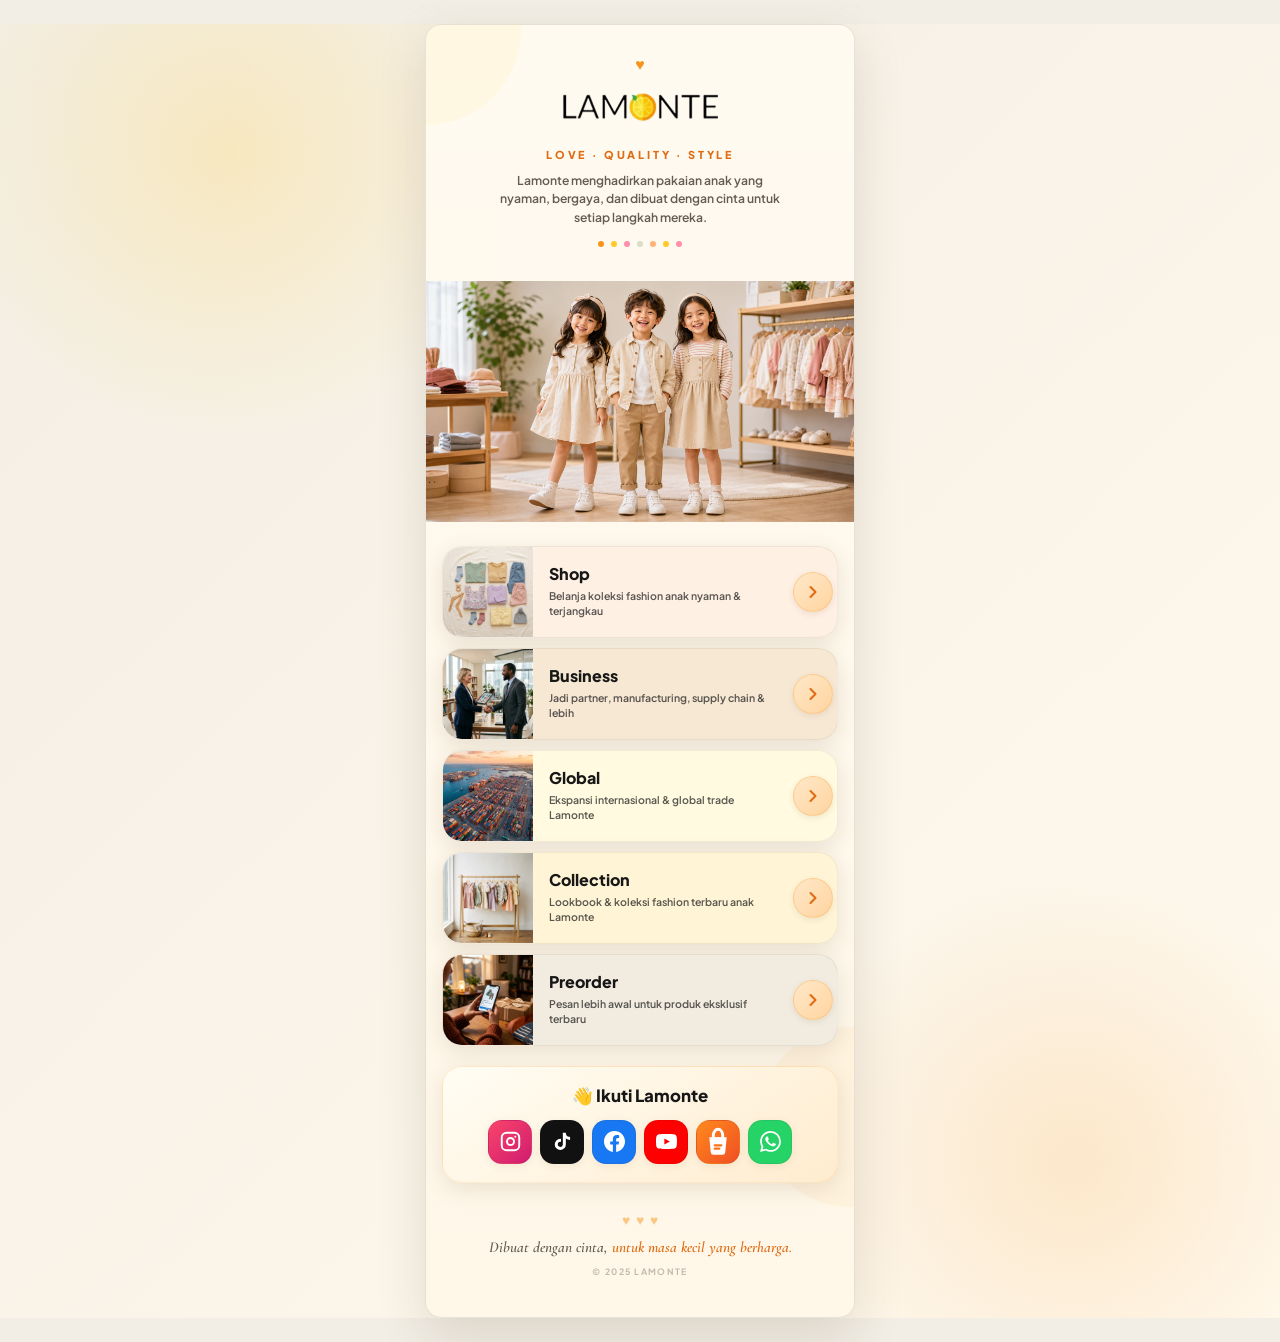
<file: index.html>
<!doctype html>
<html lang="id">
  <head>
    <meta charset="utf-8" />
    <meta name="viewport" content="width=device-width, initial-scale=1" />
    <meta
      name="description"
      content="Lamonte – fashion anak, partnership, manufacturing, dan supply chain dalam satu ekosistem terbaik Indonesia."
    />
    <title>Lamonte | Fashion Anak Indonesia</title>
    <link rel="preconnect" href="https://fonts.googleapis.com" />
    <link rel="preconnect" href="https://fonts.gstatic.com" crossorigin />
    <link
      href="https://fonts.googleapis.com/css2?family=Plus+Jakarta+Sans:wght@400;500;600;700;800&family=Cormorant+Garamond:ital,wght@1,600&display=swap"
      rel="stylesheet"
    />
    <link rel="stylesheet" href="home.css?v=7" />
  </head>
  <body>
    <main class="shell">
      <!-- ═══ HEADER ═══ -->
      <header class="hdr">
        <span class="hdr-heart" aria-hidden="true">♥</span>
        <img src="assets/0-3-900x270.webp" alt="Lamonte" class="logo-img" />
        <p class="tagline">LOVE &middot; QUALITY &middot; STYLE</p>
        <p class="intro">
          Lamonte menghadirkan pakaian anak yang nyaman, bergaya, dan dibuat
          dengan cinta untuk setiap langkah mereka.
        </p>
        <div class="dot-strip" aria-hidden="true">
          <i></i><i></i><i></i><i></i><i></i><i></i><i></i>
        </div>
      </header>

      <!-- ═══ HERO ═══ -->
      <section class="hero" aria-labelledby="hero-title">
        <img
          class="hero-image"
          src="assets/hero-home-kids-group.png"
          alt="Anak-anak memakai koleksi fashion Lamonte"
          onerror="this.src = 'assets/kids-hero.png'"
        />
      </section>

      <!-- ═══ NAVIGATION CARDS ═══ -->
      <section class="nav-cards" aria-label="Navigasi Lamonte">
        <!-- 1 — Shop -->
        <a href="shop/" class="nav-card" id="nav-shop">
          <div class="nav-card-photo">
            <img
              src="assets/nav-shop.png"
              alt="Belanja produk fashion anak Lamonte"
            />
          </div>
          <div class="nav-card-info">
            <h2>Shop</h2>
            <p>Belanja koleksi fashion anak nyaman & terjangkau</p>
          </div>
          <span class="nav-arrow" aria-hidden="true"
            ><svg
              viewBox="0 0 24 24"
              fill="none"
              stroke="currentColor"
              stroke-width="2.5"
              stroke-linecap="round"
              stroke-linejoin="round"
            >
              <path d="M9 18l6-6-6-6" /></svg
          ></span>
        </a>

        <!-- 2 — Business -->
        <a href="business/" class="nav-card" id="nav-business">
          <div class="nav-card-photo">
            <img
              src="assets/nav-business.png"
              alt="Partnership dan bisnis bersama Lamonte"
            />
          </div>
          <div class="nav-card-info">
            <h2>Business</h2>
            <p>Jadi partner, manufacturing, supply chain & lebih</p>
          </div>
          <span class="nav-arrow" aria-hidden="true"
            ><svg
              viewBox="0 0 24 24"
              fill="none"
              stroke="currentColor"
              stroke-width="2.5"
              stroke-linecap="round"
              stroke-linejoin="round"
            >
              <path d="M9 18l6-6-6-6" /></svg
          ></span>
        </a>

        <!-- 3 — Global -->
        <a href="global/" class="nav-card" id="nav-global">
          <div class="nav-card-photo">
            <img
              src="assets/nav-global.png"
              alt="Lamonte global trade dan ekspor"
            />
          </div>
          <div class="nav-card-info">
            <h2>Global</h2>
            <p>Ekspansi internasional & global trade Lamonte</p>
          </div>
          <span class="nav-arrow" aria-hidden="true"
            ><svg
              viewBox="0 0 24 24"
              fill="none"
              stroke="currentColor"
              stroke-width="2.5"
              stroke-linecap="round"
              stroke-linejoin="round"
            >
              <path d="M9 18l6-6-6-6" /></svg
          ></span>
        </a>

        <!-- 4 — Collection -->
        <a href="collection/" class="nav-card" id="nav-collection">
          <div class="nav-card-photo">
            <img
              src="assets/nav-collection.png"
              alt="Koleksi fashion terbaru anak-anak"
            />
          </div>
          <div class="nav-card-info">
            <h2>Collection</h2>
            <p>Lookbook & koleksi fashion terbaru anak Lamonte</p>
          </div>
          <span class="nav-arrow" aria-hidden="true"
            ><svg
              viewBox="0 0 24 24"
              fill="none"
              stroke="currentColor"
              stroke-width="2.5"
              stroke-linecap="round"
              stroke-linejoin="round"
            >
              <path d="M9 18l6-6-6-6" /></svg
          ></span>
        </a>

        <!-- 5 — Preorder -->
        <a href="preorder/" class="nav-card" id="nav-preorder">
          <div class="nav-card-photo">
            <img
              src="assets/nav-preorder.png"
              alt="Preorder produk terbaru Lamonte"
            />
          </div>
          <div class="nav-card-info">
            <h2>Preorder</h2>
            <p>Pesan lebih awal untuk produk eksklusif terbaru</p>
          </div>
          <span class="nav-arrow" aria-hidden="true"
            ><svg
              viewBox="0 0 24 24"
              fill="none"
              stroke="currentColor"
              stroke-width="2.5"
              stroke-linecap="round"
              stroke-linejoin="round"
            >
              <path d="M9 18l6-6-6-6" /></svg
          ></span>
        </a>
      </section>

      <!-- ═══ SOCIAL ═══ -->
      <section class="social" aria-label="Ikuti Lamonte">
        <h2 class="social-title">👋 Ikuti Lamonte</h2>
        <div class="social-row">
          <a
            href="https://instagram.com/lamonte.id"
            class="soc soc-ig"
            id="soc-ig"
            target="_blank"
            rel="noopener"
            aria-label="Instagram"
          >
            <svg
              viewBox="0 0 24 24"
              fill="none"
              stroke="currentColor"
              stroke-width="2.2"
              stroke-linecap="round"
              stroke-linejoin="round"
            >
              <rect x="2" y="2" width="20" height="20" rx="5.5" />
              <circle cx="12" cy="12" r="4" />
              <circle
                cx="17.5"
                cy="6.5"
                r="1.1"
                fill="currentColor"
                stroke="none"
              />
            </svg>
          </a>
          <a
            href="https://www.tiktok.com/@lamonteid"
            class="soc soc-tt"
            id="soc-tt"
            target="_blank"
            rel="noopener"
            aria-label="TikTok"
          >
            <svg viewBox="0 0 24 24" fill="currentColor">
              <path
                d="M19.59 6.69a4.83 4.83 0 0 1-3.77-4.25V2h-3.45v13.67a2.89 2.89 0 0 1-2.88 2.5 2.89 2.89 0 0 1-2.89-2.89 2.89 2.89 0 0 1 2.89-2.89c.28 0 .54.04.79.1V9.01a6.3 6.3 0 0 0-.79-.05 6.34 6.34 0 0 0-6.34 6.34 6.34 6.34 0 0 0 6.34 6.34 6.34 6.34 0 0 0 6.34-6.34V8.69a8.22 8.22 0 0 0 4.82 1.55V6.78a4.85 4.85 0 0 1-1.06-.09z"
              />
            </svg>
          </a>
          <a
            href="https://www.facebook.com/lamonte.shop/"
            class="soc soc-fb"
            id="soc-fb"
            target="_blank"
            rel="noopener"
            aria-label="Facebook"
          >
            <svg viewBox="0 0 24 24" fill="currentColor">
              <path
                d="M24 12.073C24 5.405 18.627 0 12 0S0 5.405 0 12.073c0 6.027 4.388 11.024 10.125 11.927v-8.437H7.078v-3.49h3.047V9.41c0-3.025 1.791-4.697 4.533-4.697 1.312 0 2.686.236 2.686.236v2.97h-1.514c-1.491 0-1.956.93-1.956 1.885v2.27h3.328l-.532 3.49h-2.796v8.437C19.612 23.097 24 18.1 24 12.073z"
              />
            </svg>
          </a>
          <a
            href="https://www.youtube.com/@LamonteID"
            class="soc soc-yt"
            id="soc-yt"
            target="_blank"
            rel="noopener"
            aria-label="YouTube"
          >
            <svg viewBox="0 0 24 24" fill="currentColor">
              <path
                d="M23.498 6.186a3.016 3.016 0 0 0-2.122-2.136C19.505 3.545 12 3.545 12 3.545s-7.505 0-9.377.505A3.017 3.017 0 0 0 .502 6.186C0 8.07 0 12 0 12s0 3.93.502 5.814a3.016 3.016 0 0 0 2.122 2.136c1.871.505 9.376.505 9.376.505s7.505 0 9.377-.505a3.015 3.015 0 0 0 2.122-2.136C24 15.93 24 12 24 12s0-3.93-.502-5.814zM9.545 15.568V8.432L15.818 12l-6.273 3.568z"
              />
            </svg>
          </a>
          <a
            href="https://shopee.co.id/lamonte"
            class="soc soc-mp"
            id="soc-mp"
            target="_blank"
            rel="noopener"
            aria-label="Marketplace"
          >
            <svg
              class="marketplace-icon"
              viewBox="0 0 48 48"
              aria-hidden="true"
            >
              <path
                d="M11 17h26l-2.1 22.2A4.2 4.2 0 0 1 30.7 43H17.3a4.2 4.2 0 0 1-4.2-3.8L11 17Z"
                fill="currentColor"
              />
              <path
                d="M17 17v-2.8C17 9.1 20.1 5 24 5s7 4.1 7 9.2V17"
                fill="none"
                stroke="currentColor"
                stroke-width="4.4"
                stroke-linecap="round"
              />
              <path
                d="M14.2 17h19.6l-3.2 5.2H11L14.2 17Z"
                fill="currentColor"
                opacity=".78"
              />
              <path
                d="M19 29h10"
                stroke="#f97316"
                stroke-width="3.2"
                stroke-linecap="round"
              />
              <path
                d="M19 34h7"
                stroke="#f97316"
                stroke-width="3.2"
                stroke-linecap="round"
              />
            </svg>
          </a>
          <a
            href="https://wa.me/62811819921?text=Halo%20Customer%20Care%20Lamonte%2C%20saya%20mau%20bertanya"
            data-wa-phone="62811819921"
            data-wa-text="Halo Customer Care Lamonte, saya mau bertanya"
            class="soc soc-wa"
            id="soc-wa"
            target="_blank"
            rel="noopener"
            aria-label="WhatsApp"
          >
            <svg viewBox="0 0 24 24" fill="currentColor">
              <path
                d="M17.472 14.382c-.297-.149-1.758-.867-2.03-.967-.273-.099-.471-.148-.67.15-.197.297-.767.966-.94 1.164-.173.199-.347.223-.644.075-.297-.15-1.255-.463-2.39-1.475-.883-.788-1.48-1.761-1.653-2.059-.173-.297-.018-.458.13-.606.134-.133.298-.347.446-.52.149-.174.198-.298.298-.497.099-.198.05-.371-.025-.52-.075-.149-.669-1.612-.916-2.207-.242-.579-.487-.5-.669-.51-.173-.008-.371-.01-.57-.01-.198 0-.52.074-.792.372-.272.297-1.04 1.016-1.04 2.479 0 1.462 1.065 2.875 1.213 3.074.149.198 2.096 3.2 5.077 4.487.709.306 1.262.489 1.694.625.712.227 1.36.195 1.871.118.571-.085 1.758-.719 2.006-1.413.248-.694.248-1.289.173-1.413-.074-.124-.272-.198-.57-.347m-5.421 7.403h-.004a9.87 9.87 0 0 1-5.031-1.378l-.361-.214-3.741.982.998-3.648-.235-.374a9.86 9.86 0 0 1-1.51-5.26c.001-5.45 4.436-9.884 9.888-9.884 2.64 0 5.122 1.03 6.988 2.898a9.825 9.825 0 0 1 2.893 6.994c-.003 5.45-4.437 9.884-9.885 9.884m8.413-18.297A11.815 11.815 0 0 0 12.05 0C5.495 0 .16 5.335.157 11.892c0 2.096.547 4.142 1.588 5.945L.057 24l6.305-1.654a11.882 11.882 0 0 0 5.683 1.448h.005c6.554 0 11.89-5.335 11.893-11.893a11.821 11.821 0 0 0-3.48-8.413z"
              />
            </svg>
          </a>
        </div>
      </section>

      <!-- ═══ FOOTER ═══ -->
      <footer class="footer">
        <p class="footer-hearts" aria-hidden="true">♥ &nbsp; ♥ &nbsp; ♥</p>
        <p class="footer-quote">
          Dibuat dengan cinta, <em>untuk masa kecil yang berharga.</em>
        </p>
        <p class="footer-copy">© 2025 Lamonte</p>
      </footer>
    </main>
    <script>
      document.querySelectorAll("[data-wa-phone]").forEach((link) => {
        link.addEventListener("click", (event) => {
          const phone = link.dataset.waPhone;
          const text = encodeURIComponent(link.dataset.waText || "");
          event.preventDefault();
          window.location.href = `https://wa.me/${phone}?text=${text}`;
        });
      });
    </script>
  </body>
</html>
</file>
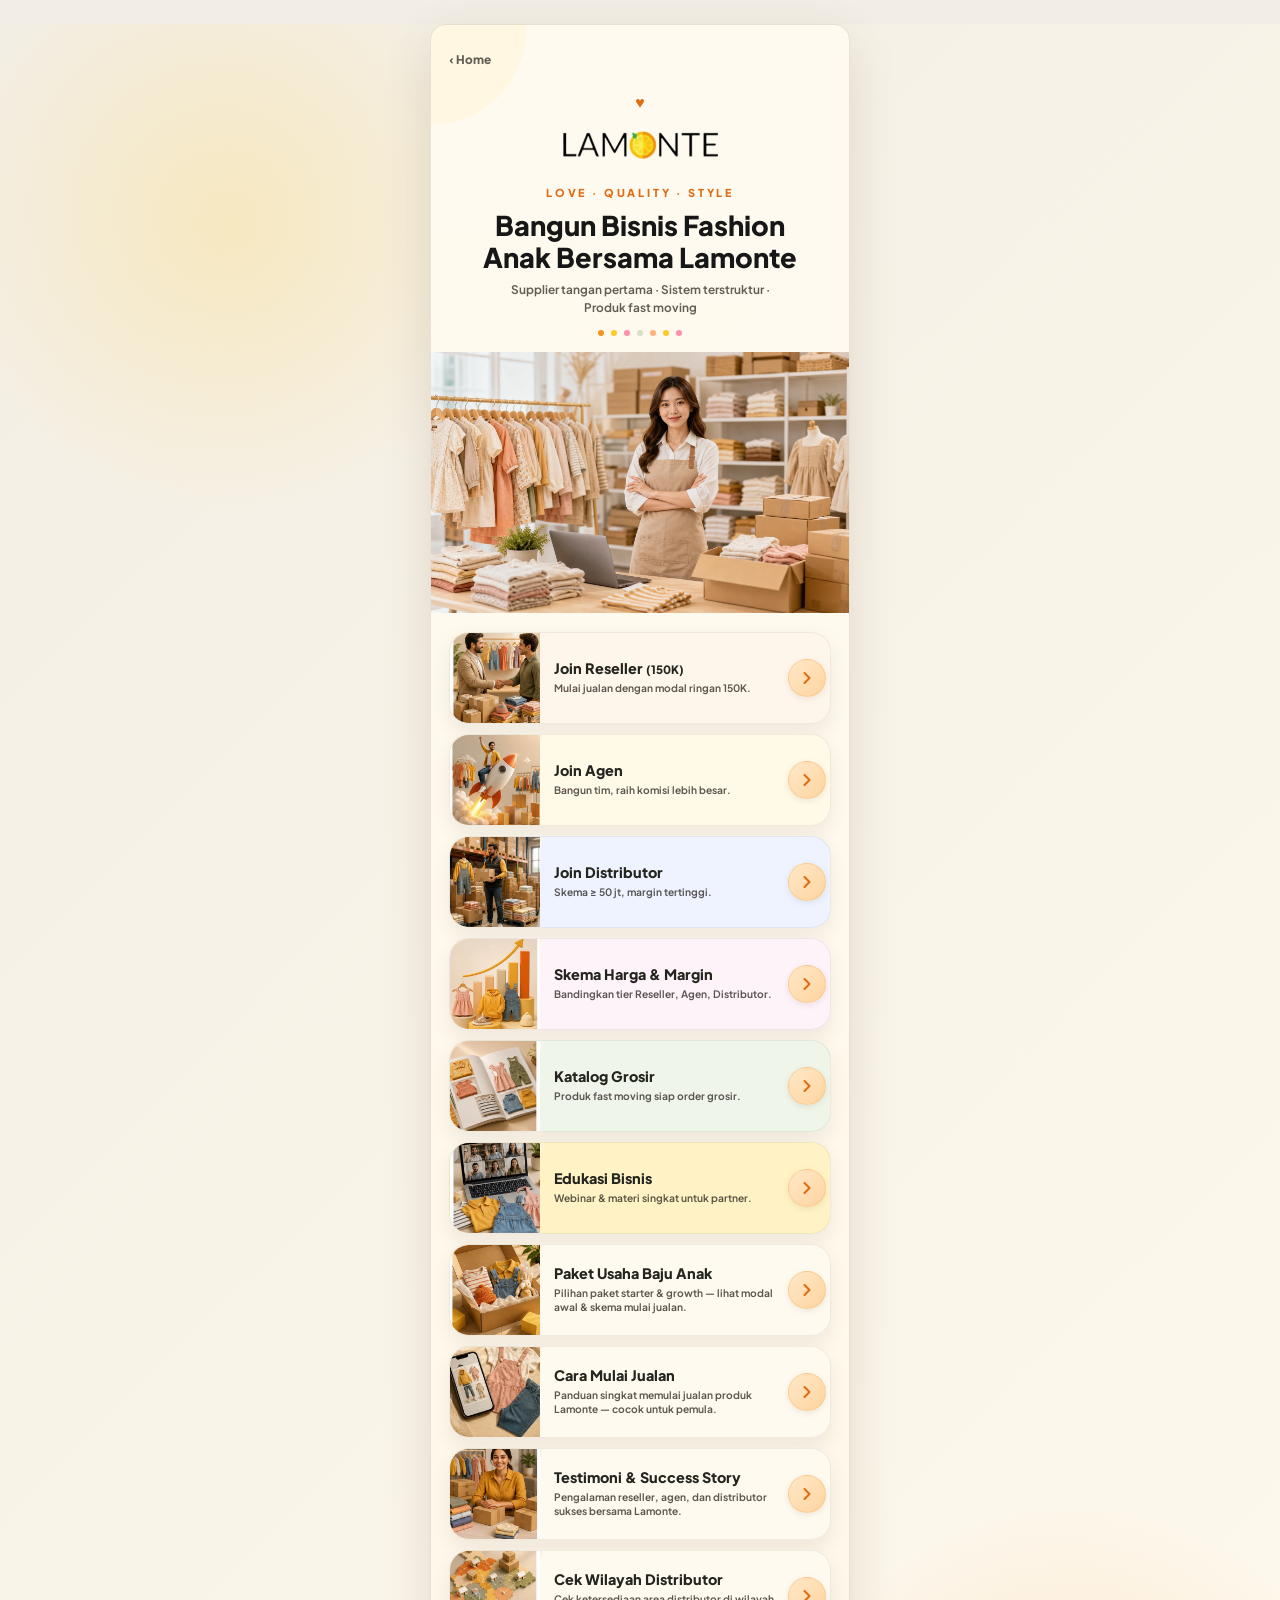
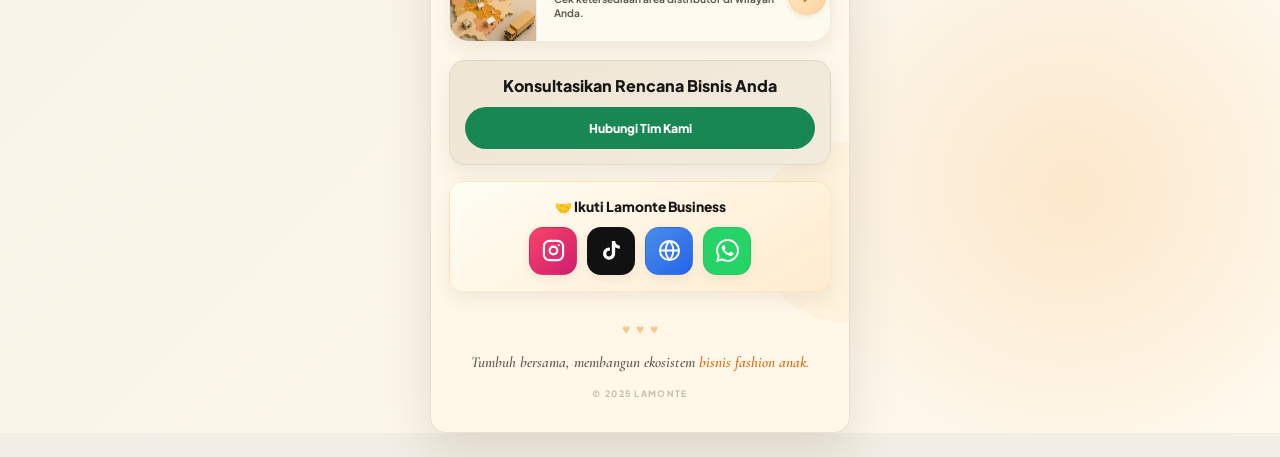
<file: business/index.html>
<!doctype html>
<html lang="id">
  <head>
    <meta charset="utf-8" />
    <meta name="viewport" content="width=device-width, initial-scale=1" />
    <meta
      name="description"
      content="Bergabung sebagai mitra bisnis Lamonte: Reseller, Agen, atau Distributor. Akses skema harga, katalog grosir, dan edukasi bisnis."
    />
    <title>Business Lamonte | B2B Partner</title>
    <link rel="preconnect" href="https://fonts.googleapis.com" />
    <link rel="preconnect" href="https://fonts.gstatic.com" crossorigin />
    <link
      href="https://fonts.googleapis.com/css2?family=Cormorant+Garamond:wght@600;700&family=Plus+Jakarta+Sans:wght@400;500;600;700;800&display=swap"
      rel="stylesheet"
    />
    <link rel="stylesheet" href="../styles.css" />
    <style>
      .b2b-badge {
        display: inline-block;
        margin-top: 8px;
        padding: 3px 10px;
        border-radius: 999px;
        background: rgba(247, 148, 29, 0.14);
        color: var(--deep-orange);
        font-size: 0.6rem;
        font-weight: 900;
        letter-spacing: 0.12em;
        text-transform: uppercase;
      }

      .b2b-hero-sub {
        max-width: 300px;
        margin: 8px auto 0;
        color: var(--muted);
        font-size: 0.74rem;
        font-weight: 650;
        line-height: 1.5;
      }
    </style>
  </head>
  <body class="shop-page">
    <main class="page-card shop-card" aria-labelledby="b2b-title">
      <a class="back-link" href="../" aria-label="Kembali ke halaman utama"
        >&lsaquo; Home</a
      >

      <header class="hdr">
        <span class="hdr-heart" aria-hidden="true">♥</span>
        <img src="../assets/0-3-900x270.webp" alt="Lamonte" class="logo-img" />
        <p class="tagline">LOVE &middot; QUALITY &middot; STYLE</p>
        <h1
          id="b2b-title"
          style="
            max-width: 320px;
            margin: 10px auto 0;
            font-size: clamp(1.3rem, 7vw, 1.7rem);
            font-weight: 900;
            line-height: 1.18;
          "
        >
          Bangun Bisnis Fashion Anak Bersama Lamonte
        </h1>
        <p class="b2b-hero-sub">
          Supplier tangan pertama &middot; Sistem terstruktur &middot; Produk
          fast moving
        </p>
        <div class="dot-strip" aria-hidden="true">
          <i></i><i></i><i></i><i></i><i></i><i></i><i></i>
        </div>
      </header>
      <img
        class="hero-image"
        src="../assets/hero-business-v2.webp"
        alt="Ilustrasi profesional kemitraan bisnis fashion anak Lamonte"
        onerror="this.src = '../assets/hero-business-generated.webp'"
      />

      <section
        class="link-list"
        aria-label="Menu B2B Lamonte"
        style="margin-top: 18px"
      >
        <a
          class="link-card shop"
          href="https://wa.me/628111189921?text=Halo%20Mona%2C%20saya%20mau%20join%20Reseller%20Lamonte%20paket%20150K"
          data-wa-phone="628111189921"
          data-wa-text="Halo Mona, saya mau join Reseller Lamonte paket 150K"
          target="_blank"
          rel="noopener"
        >
          <span class="icon" aria-hidden="true">
            <img src="../assets/nav-business-reseller.webp" alt="" />
          </span>
          <span class="link-copy">
            <strong>Join Reseller <small>(150K)</small></strong>
            <em>Mulai jualan dengan modal ringan 150K.</em>
          </span>
          <span class="arrow" aria-hidden="true"
            ><svg
              viewBox="0 0 24 24"
              fill="none"
              stroke="currentColor"
              stroke-width="2.5"
              stroke-linecap="round"
              stroke-linejoin="round"
            >
              <path d="M9 18l6-6-6-6" /></svg
          ></span>
        </a>

        <a
          class="link-card global"
          href="https://wa.me/628111189921?text=Halo%20Mona%2C%20saya%20mau%20join%20Agen%20Lamonte"
          data-wa-phone="628111189921"
          data-wa-text="Halo Mona, saya mau join Agen Lamonte"
          target="_blank"
          rel="noopener"
        >
          <span class="icon" aria-hidden="true">
            <img src="../assets/nav-business-agen.webp" alt="" />
          </span>
          <span class="link-copy">
            <strong>Join Agen</strong>
            <em>Bangun tim, raih komisi lebih besar.</em>
          </span>
          <span class="arrow" aria-hidden="true"
            ><svg
              viewBox="0 0 24 24"
              fill="none"
              stroke="currentColor"
              stroke-width="2.5"
              stroke-linecap="round"
              stroke-linejoin="round"
            >
              <path d="M9 18l6-6-6-6" /></svg
          ></span>
        </a>

        <a
          class="link-card business"
          href="https://wa.me/628111189921?text=Halo%20Mona%2C%20saya%20mau%20join%20Distributor%20Lamonte"
          data-wa-phone="628111189921"
          data-wa-text="Halo Mona, saya mau join Distributor Lamonte"
          target="_blank"
          rel="noopener"
        >
          <span class="icon" aria-hidden="true">
            <img src="../assets/nav-business-distributor.webp" alt="" />
          </span>
          <span class="link-copy">
            <strong>Join Distributor</strong>
            <em>Skema &ge; 50 jt, margin tertinggi.</em>
          </span>
          <span class="arrow" aria-hidden="true"
            ><svg
              viewBox="0 0 24 24"
              fill="none"
              stroke="currentColor"
              stroke-width="2.5"
              stroke-linecap="round"
              stroke-linejoin="round"
            >
              <path d="M9 18l6-6-6-6" /></svg
          ></span>
        </a>

        <a
          class="link-card collection"
          href="https://dev-new-web.lamonte.id/partners#global"
          target="_blank"
          rel="noopener"
        >
          <span class="icon" aria-hidden="true">
            <img src="../assets/nav-business-margin.webp" alt="" />
          </span>
          <span class="link-copy">
            <strong>Skema Harga &amp; Margin</strong>
            <em>Bandingkan tier Reseller, Agen, Distributor.</em>
          </span>
          <span class="arrow" aria-hidden="true"
            ><svg
              viewBox="0 0 24 24"
              fill="none"
              stroke="currentColor"
              stroke-width="2.5"
              stroke-linecap="round"
              stroke-linejoin="round"
            >
              <path d="M9 18l6-6-6-6" /></svg
          ></span>
        </a>

        <a
          class="link-card preorder"
          href="https://chat.whatsapp.com/LZ6ghOfoeIEJvATnWzRCXy"
          target="_blank"
          rel="noopener"
        >
          <span class="icon" aria-hidden="true">
            <img src="../assets/nav-business-katalog.webp" alt="" />
          </span>
          <span class="link-copy">
            <strong>Katalog Grosir</strong>
            <em>Produk fast moving siap order grosir.</em>
          </span>
          <span class="arrow" aria-hidden="true"
            ><svg
              viewBox="0 0 24 24"
              fill="none"
              stroke="currentColor"
              stroke-width="2.5"
              stroke-linecap="round"
              stroke-linejoin="round"
            >
              <path d="M9 18l6-6-6-6" /></svg
          ></span>
        </a>

        <a
          class="link-card b2b-edu"
          href="https://dev-new-web.lamonte.id/information/business-training"
          target="_blank"
          rel="noopener"
        >
          <span class="icon" aria-hidden="true">
            <img src="../assets/nav-business-edukasi.webp" alt="" />
          </span>
          <span class="link-copy">
            <strong>Edukasi Bisnis</strong>
            <em>Webinar &amp; materi singkat untuk partner.</em>
          </span>
          <span class="arrow" aria-hidden="true"
            ><svg
              viewBox="0 0 24 24"
              fill="none"
              stroke="currentColor"
              stroke-width="2.5"
              stroke-linecap="round"
              stroke-linejoin="round"
            >
              <path d="M9 18l6-6-6-6" /></svg
          ></span>
        </a>

        <a
          class="link-card business"
          href="https://dev-new-web.lamonte.id/products/paket-usaha"
          target="_blank"
          rel="noopener"
        >
          <span class="icon" aria-hidden="true">
            <img src="../assets/nav-business-paket-usaha.webp" alt="" />
          </span>
          <span class="link-copy">
            <strong>Paket Usaha Baju Anak</strong>
            <em
              >Pilihan paket starter &amp; growth — lihat modal awal &amp; skema
              mulai jualan.</em
            >
          </span>
          <span class="arrow" aria-hidden="true"
            ><svg
              viewBox="0 0 24 24"
              fill="none"
              stroke="currentColor"
              stroke-width="2.5"
              stroke-linecap="round"
              stroke-linejoin="round"
            >
              <path d="M9 18l6-6-6-6" /></svg
          ></span>
        </a>

        <a
          class="link-card collection"
          href="https://wa.me/628111189921?text=Halo%20Mona%2C%20saya%20mau%20tanya%20cara%20mulai%20jualan%20produk%20Lamonte"
          data-wa-phone="628111189921"
          data-wa-text="Halo Mona, saya mau tanya cara mulai jualan produk Lamonte"
          target="_blank"
          rel="noopener"
        >
          <span class="icon" aria-hidden="true">
            <img src="../assets/nav-business-cara-jualan.webp" alt="" />
          </span>
          <span class="link-copy">
            <strong>Cara Mulai Jualan</strong>
            <em
              >Panduan singkat memulai jualan produk Lamonte — cocok untuk
              pemula.</em
            >
          </span>
          <span class="arrow" aria-hidden="true"
            ><svg
              viewBox="0 0 24 24"
              fill="none"
              stroke="currentColor"
              stroke-width="2.5"
              stroke-linecap="round"
              stroke-linejoin="round"
            >
              <path d="M9 18l6-6-6-6" /></svg
          ></span>
        </a>

        <a
          class="link-card preorder"
          href="https://dev-new-web.lamonte.id/partners"
          target="_blank"
          rel="noopener"
        >
          <span class="icon" aria-hidden="true">
            <img src="../assets/nav-business-success-story.webp" alt="" />
          </span>
          <span class="link-copy">
            <strong>Testimoni &amp; Success Story</strong>
            <em
              >Pengalaman reseller, agen, dan distributor sukses bersama
              Lamonte.</em
            >
          </span>
          <span class="arrow" aria-hidden="true"
            ><svg
              viewBox="0 0 24 24"
              fill="none"
              stroke="currentColor"
              stroke-width="2.5"
              stroke-linecap="round"
              stroke-linejoin="round"
            >
              <path d="M9 18l6-6-6-6" /></svg
          ></span>
        </a>

        <a
          class="link-card global"
          href="https://wa.me/628111189921?text=Halo%20Mona%2C%20saya%20mau%20cek%20wilayah%20distributor%20Lamonte"
          data-wa-phone="628111189921"
          data-wa-text="Halo Mona, saya mau cek wilayah distributor Lamonte"
          target="_blank"
          rel="noopener"
        >
          <span class="icon" aria-hidden="true">
            <img src="../assets/nav-business-cek-wilayah.webp" alt="" />
          </span>
          <span class="link-copy">
            <strong>Cek Wilayah Distributor</strong>
            <em>Cek ketersediaan area distributor di wilayah Anda.</em>
          </span>
          <span class="arrow" aria-hidden="true"
            ><svg
              viewBox="0 0 24 24"
              fill="none"
              stroke="currentColor"
              stroke-width="2.5"
              stroke-linecap="round"
              stroke-linejoin="round"
            >
              <path d="M9 18l6-6-6-6" /></svg
          ></span>
        </a>
      </section>

      <!-- ═══ CTA KONSULTASI ═══ -->
      <section
        class="wa-card"
        aria-labelledby="wa-b2b-title"
        style="margin-top: 18px"
      >
        <h2 id="wa-b2b-title">Konsultasikan Rencana Bisnis Anda</h2>
        <a
          class="wa-button"
          href="https://wa.me/628111189921?text=Halo%20Mona%2C%20saya%20mau%20konsultasi%20bisnis%20bersama%20Lamonte"
          data-wa-phone="628111189921"
          data-wa-text="Halo Mona, saya mau konsultasi bisnis bersama Lamonte"
          target="_blank"
          rel="noopener"
        >
          Hubungi Tim Kami
        </a>
      </section>

      <!-- ═══ SOCIAL ═══ -->
      <section class="page-social" aria-label="Ikuti Lamonte Business">
        <h3>🤝 Ikuti Lamonte Business</h3>
        <div class="page-soc-row">
          <a
            href="https://instagram.com/lamonte.business"
            class="page-soc psoc-ig"
            target="_blank"
            rel="noopener"
            aria-label="Instagram Lamonte Business"
          >
            <svg
              viewBox="0 0 24 24"
              fill="none"
              stroke="currentColor"
              stroke-width="2.2"
              stroke-linecap="round"
              stroke-linejoin="round"
            >
              <rect x="2" y="2" width="20" height="20" rx="5.5" />
              <circle cx="12" cy="12" r="4" />
              <circle
                cx="17.5"
                cy="6.5"
                r="1.1"
                fill="currentColor"
                stroke="none"
              />
            </svg>
          </a>
          <a
            href="https://www.tiktok.com/@lamonte.business"
            class="page-soc psoc-tt"
            target="_blank"
            rel="noopener"
            aria-label="TikTok Lamonte"
          >
            <svg viewBox="0 0 24 24" fill="currentColor">
              <path
                d="M19.59 6.69a4.83 4.83 0 0 1-3.77-4.25V2h-3.45v13.67a2.89 2.89 0 0 1-2.88 2.5 2.89 2.89 0 0 1-2.89-2.89 2.89 2.89 0 0 1 2.89-2.89c.28 0 .54.04.79.1V9.01a6.3 6.3 0 0 0-.79-.05 6.34 6.34 0 0 0-6.34 6.34 6.34 6.34 0 0 0 6.34 6.34 6.34 6.34 0 0 0 6.34-6.34V8.69a8.22 8.22 0 0 0 4.82 1.55V6.78a4.85 4.85 0 0 1-1.06-.09z"
              />
            </svg>
          </a>
          <a
            href="https://dev-new-web.lamonte.id/partners"
            class="page-soc psoc-web"
            target="_blank"
            rel="noopener"
            aria-label="Website Lamonte"
          >
            <svg
              viewBox="0 0 24 24"
              fill="none"
              stroke="currentColor"
              stroke-width="2"
              stroke-linecap="round"
              stroke-linejoin="round"
            >
              <circle cx="12" cy="12" r="10" />
              <line x1="2" y1="12" x2="22" y2="12" />
              <path
                d="M12 2a15.3 15.3 0 0 1 4 10 15.3 15.3 0 0 1-4 10 15.3 15.3 0 0 1-4-10 15.3 15.3 0 0 1 4-10z"
              />
            </svg>
          </a>
          <a
            href="https://wa.me/628111189921?text=Halo%20Mona%2C%20saya%20mau%20konsultasi%20bisnis%20Lamonte"
            data-wa-phone="628111189921"
            data-wa-text="Halo Mona, saya mau konsultasi bisnis Lamonte"
            class="page-soc psoc-wa"
            target="_blank"
            rel="noopener"
            aria-label="WhatsApp Lamonte B2B"
          >
            <svg viewBox="0 0 24 24" fill="currentColor">
              <path
                d="M17.472 14.382c-.297-.149-1.758-.867-2.03-.967-.273-.099-.471-.148-.67.15-.197.297-.767.966-.94 1.164-.173.199-.347.223-.644.075-.297-.15-1.255-.463-2.39-1.475-.883-.788-1.48-1.761-1.653-2.059-.173-.297-.018-.458.13-.606.134-.133.298-.347.446-.52.149-.174.198-.298.298-.497.099-.198.05-.371-.025-.52-.075-.149-.669-1.612-.916-2.207-.242-.579-.487-.5-.669-.51-.173-.008-.371-.01-.57-.01-.198 0-.52.074-.792.372-.272.297-1.04 1.016-1.04 2.479 0 1.462 1.065 2.875 1.213 3.074.149.198 2.096 3.2 5.077 4.487.709.306 1.262.489 1.694.625.712.227 1.36.195 1.871.118.571-.085 1.758-.719 2.006-1.413.248-.694.248-1.289.173-1.413-.074-.124-.272-.198-.57-.347m-5.421 7.403h-.004a9.87 9.87 0 0 1-5.031-1.378l-.361-.214-3.741.982.998-3.648-.235-.374a9.86 9.86 0 0 1-1.51-5.26c.001-5.45 4.436-9.884 9.888-9.884 2.64 0 5.122 1.03 6.988 2.898a9.825 9.825 0 0 1 2.893 6.994c-.003 5.45-4.437 9.884-9.885 9.884m8.413-18.297A11.815 11.815 0 0 0 12.05 0C5.495 0 .16 5.335.157 11.892c0 2.096.547 4.142 1.588 5.945L.057 24l6.305-1.654a11.882 11.882 0 0 0 5.683 1.448h.005c6.554 0 11.89-5.335 11.893-11.893a11.821 11.821 0 0 0-3.48-8.413z"
              />
            </svg>
          </a>
        </div>
      </section>

      <footer class="footer">
        <p class="footer-hearts" aria-hidden="true">♥ &nbsp; ♥ &nbsp; ♥</p>
        <p class="footer-quote">
          Tumbuh bersama, membangun ekosistem <em>bisnis fashion anak.</em>
        </p>
        <p class="footer-copy">© 2025 Lamonte</p>
      </footer>
    </main>
    <script>
      document.querySelectorAll("[data-wa-phone]").forEach((link) => {
        link.addEventListener("click", (event) => {
          const phone = link.dataset.waPhone;
          const text = encodeURIComponent(link.dataset.waText || "");
          event.preventDefault();
          window.location.href = `https://wa.me/${phone}?text=${text}`;
        });
      });
    </script>
  </body>
</html>
</file>
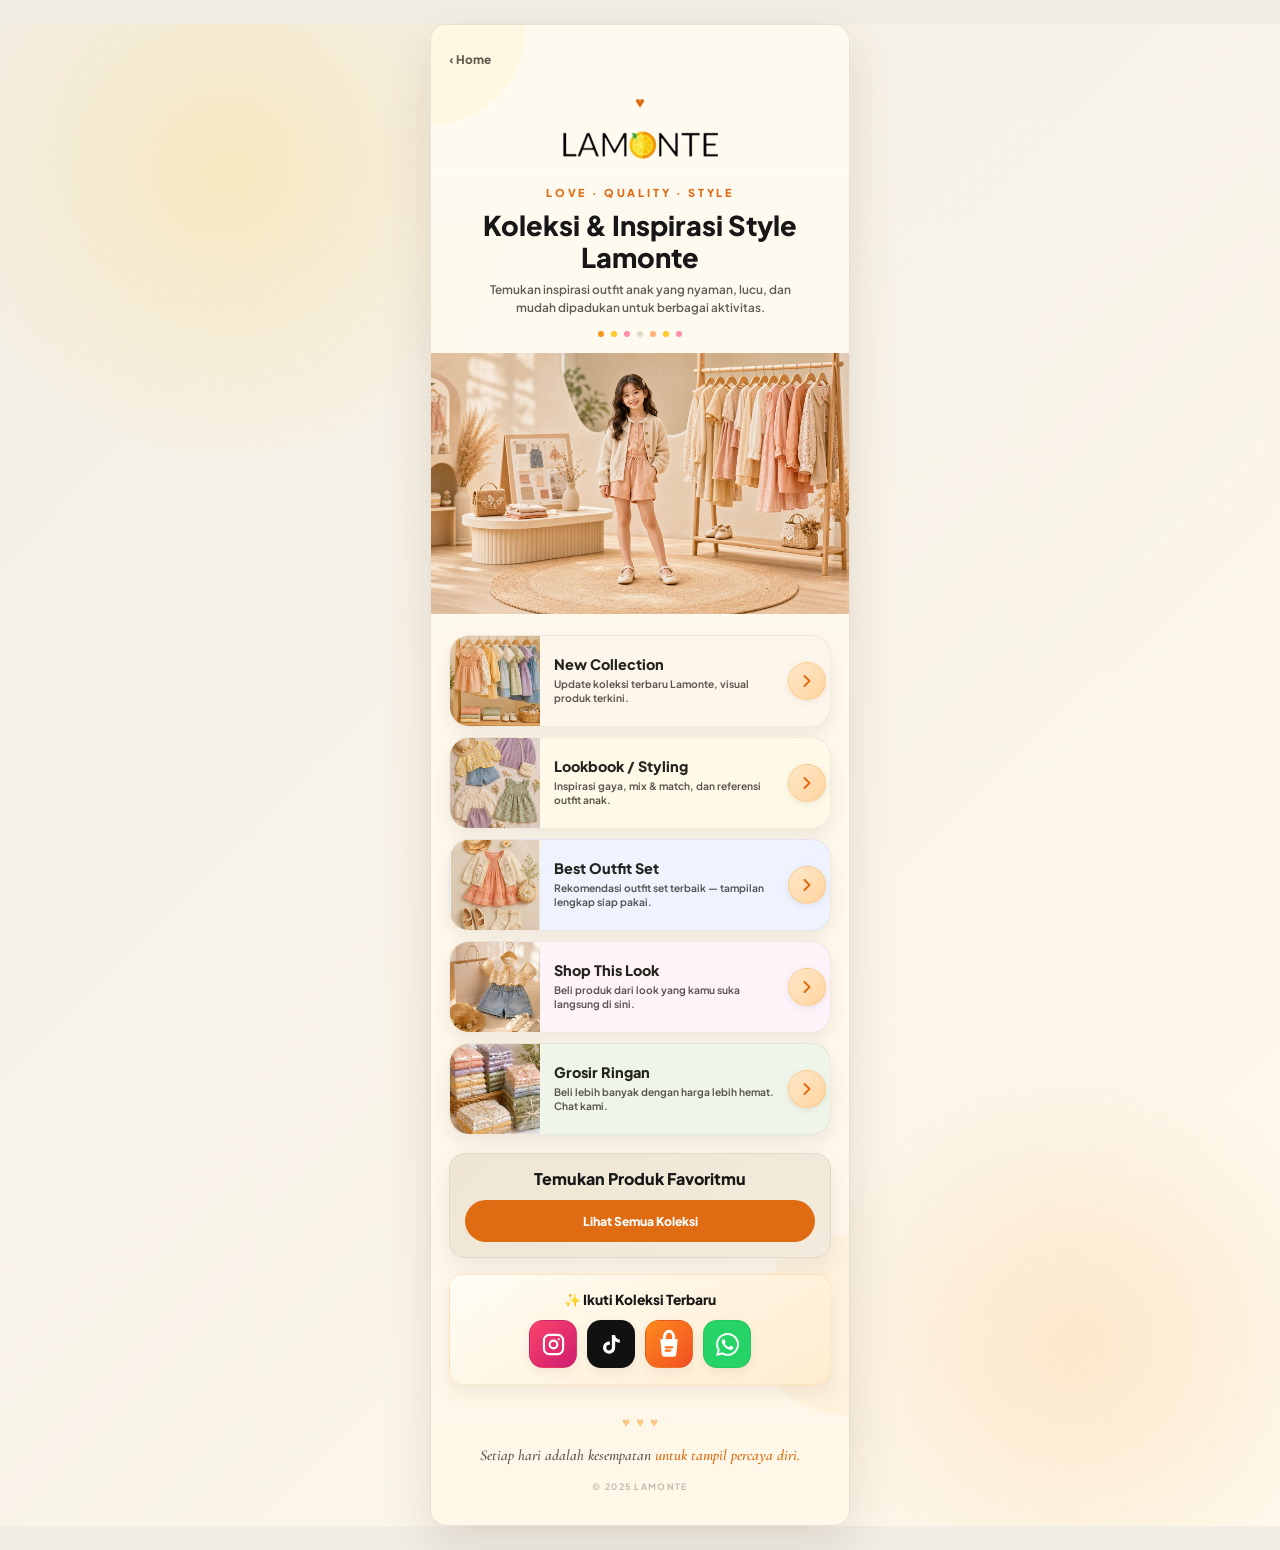
<file: collection/index.html>
<!doctype html>
<html lang="id">
  <head>
    <meta charset="utf-8" />
    <meta name="viewport" content="width=device-width, initial-scale=1" />
    <meta
      name="description"
      content="Koleksi & Inspirasi Style Lamonte — temukan outfit anak nyaman, lucu, dan mudah dipadukan untuk berbagai aktivitas."
    />
    <title>Collection Lamonte | Lookbook &amp; Inspirasi</title>
    <link rel="preconnect" href="https://fonts.googleapis.com" />
    <link rel="preconnect" href="https://fonts.gstatic.com" crossorigin />
    <link
      href="https://fonts.googleapis.com/css2?family=Cormorant+Garamond:wght@600;700&family=Plus+Jakarta+Sans:wght@400;500;600;700;800&display=swap"
      rel="stylesheet"
    />
    <link rel="stylesheet" href="../styles.css" />
    <style>
      .collection-badge {
        display: inline-block;
        margin-top: 8px;
        padding: 3px 10px;
        border-radius: 999px;
        background: rgba(247, 148, 29, 0.12);
        color: var(--deep-orange);
        font-size: 0.6rem;
        font-weight: 900;
        letter-spacing: 0.12em;
        text-transform: uppercase;
      }
      .collection-hero-sub {
        max-width: 305px;
        margin: 8px auto 0;
        color: var(--muted);
        font-size: 0.74rem;
        font-weight: 600;
        line-height: 1.55;
      }
    </style>
  </head>
  <body class="shop-page">
    <main class="page-card shop-card" aria-labelledby="collection-title">
      <a class="back-link" href="../" aria-label="Kembali ke halaman utama"
        >&lsaquo; Home</a
      >

      <!-- ═══ HERO ═══ -->
      <header class="hdr">
        <span class="hdr-heart" aria-hidden="true">♥</span>
        <img src="../assets/0-3-900x270.webp" alt="Lamonte" class="logo-img" />
        <p class="tagline">LOVE &middot; QUALITY &middot; STYLE</p>
        <h1
          id="collection-title"
          style="
            max-width: 320px;
            margin: 10px auto 0;
            font-size: clamp(1.3rem, 7vw, 1.7rem);
            font-weight: 900;
            line-height: 1.18;
          "
        >
          Koleksi &amp; Inspirasi Style Lamonte
        </h1>
        <p class="collection-hero-sub">
          Temukan inspirasi outfit anak yang nyaman, lucu, dan mudah dipadukan
          untuk berbagai aktivitas.
        </p>
        <div class="dot-strip" aria-hidden="true">
          <i></i><i></i><i></i><i></i><i></i><i></i><i></i>
        </div>
      </header>
      <img
        class="hero-image"
        src="../assets/hero-collection-v2.webp"
        alt="Ilustrasi profesional koleksi dan lookbook fashion anak Lamonte"
        onerror="this.src = '../assets/hero-collection-generated.webp'"
      />

      <!-- ═══ NAVIGATION ═══ -->
      <section
        class="link-list"
        aria-label="Menu Koleksi Lamonte"
        style="margin-top: 20px"
      >
        <a
          class="link-card collection"
          href="https://dev-new-web.lamonte.id/products/koleksi-terbaru"
          target="_blank"
          rel="noopener"
        >
          <span class="icon" aria-hidden="true">
            <img src="../assets/nav-collection-new-collection.webp" alt="" />
          </span>
          <span class="link-copy">
            <strong>New Collection</strong>
            <em>Update koleksi terbaru Lamonte, visual produk terkini.</em>
          </span>
          <span class="arrow" aria-hidden="true"
            ><svg
              viewBox="0 0 24 24"
              fill="none"
              stroke="currentColor"
              stroke-width="2.5"
              stroke-linecap="round"
              stroke-linejoin="round"
            >
              <path d="M9 18l6-6-6-6" /></svg
          ></span>
        </a>

        <a
          class="link-card global"
          href="https://dev-new-web.lamonte.id/products/mix-match-outfit"
          target="_blank"
          rel="noopener"
        >
          <span class="icon" aria-hidden="true">
            <img src="../assets/nav-collection-lookbook.webp" alt="" />
          </span>
          <span class="link-copy">
            <strong>Lookbook / Styling</strong>
            <em>Inspirasi gaya, mix &amp; match, dan referensi outfit anak.</em>
          </span>
          <span class="arrow" aria-hidden="true"
            ><svg
              viewBox="0 0 24 24"
              fill="none"
              stroke="currentColor"
              stroke-width="2.5"
              stroke-linecap="round"
              stroke-linejoin="round"
            >
              <path d="M9 18l6-6-6-6" /></svg
          ></span>
        </a>

        <a
          class="link-card preorder"
          href="https://dev-new-web.lamonte.id/products/set-outfit"
          target="_blank"
          rel="noopener"
        >
          <span class="icon" aria-hidden="true">
            <img src="../assets/nav-collection-outfit-set.webp" alt="" />
          </span>
          <span class="link-copy">
            <strong>Best Outfit Set</strong>
            <em
              >Rekomendasi outfit set terbaik — tampilan lengkap siap pakai.</em
            >
          </span>
          <span class="arrow" aria-hidden="true"
            ><svg
              viewBox="0 0 24 24"
              fill="none"
              stroke="currentColor"
              stroke-width="2.5"
              stroke-linecap="round"
              stroke-linejoin="round"
            >
              <path d="M9 18l6-6-6-6" /></svg
          ></span>
        </a>

        <a
          class="link-card shop"
          href="https://dev-new-web.lamonte.id/products"
          target="_blank"
          rel="noopener"
        >
          <span class="icon" aria-hidden="true">
            <img src="../assets/nav-collection-shop-look.webp" alt="" />
          </span>
          <span class="link-copy">
            <strong>Shop This Look</strong>
            <em>Beli produk dari look yang kamu suka langsung di sini.</em>
          </span>
          <span class="arrow" aria-hidden="true"
            ><svg
              viewBox="0 0 24 24"
              fill="none"
              stroke="currentColor"
              stroke-width="2.5"
              stroke-linecap="round"
              stroke-linejoin="round"
            >
              <path d="M9 18l6-6-6-6" /></svg
          ></span>
        </a>

        <a
          class="link-card business"
          href="https://dev-new-web.lamonte.id/partners"
          target="_blank"
          rel="noopener"
        >
          <span class="icon" aria-hidden="true">
            <img src="../assets/nav-collection-grosir.webp" alt="" />
          </span>
          <span class="link-copy">
            <strong>Grosir Ringan</strong>
            <em>Beli lebih banyak dengan harga lebih hemat. Chat kami.</em>
          </span>
          <span class="arrow" aria-hidden="true"
            ><svg
              viewBox="0 0 24 24"
              fill="none"
              stroke="currentColor"
              stroke-width="2.5"
              stroke-linecap="round"
              stroke-linejoin="round"
            >
              <path d="M9 18l6-6-6-6" /></svg
          ></span>
        </a>
      </section>

      <!-- ═══ CTA BELANJA ═══ -->
      <section
        class="wa-card"
        aria-labelledby="cta-collection-title"
        style="margin-top: 18px"
      >
        <h2 id="cta-collection-title">Temukan Produk Favoritmu</h2>
        <a
          class="wa-button"
          style="background: var(--deep-orange)"
          href="https://dev-new-web.lamonte.id/products/koleksi-terbaru"
          target="_blank"
          rel="noopener"
        >
          Lihat Semua Koleksi
        </a>
      </section>

      <!-- ═══ SOCIAL ═══ -->
      <section class="page-social" aria-label="Ikuti Lamonte Collection">
        <h3>✨ Ikuti Koleksi Terbaru</h3>
        <div class="page-soc-row">
          <a
            href="https://instagram.com/lamonte.id"
            class="page-soc psoc-ig"
            target="_blank"
            rel="noopener"
            aria-label="Instagram Lamonte"
          >
            <svg
              viewBox="0 0 24 24"
              fill="none"
              stroke="currentColor"
              stroke-width="2.2"
              stroke-linecap="round"
              stroke-linejoin="round"
            >
              <rect x="2" y="2" width="20" height="20" rx="5.5" />
              <circle cx="12" cy="12" r="4" />
              <circle
                cx="17.5"
                cy="6.5"
                r="1.1"
                fill="currentColor"
                stroke="none"
              />
            </svg>
          </a>
          <a
            href="https://tiktok.com/@lamonte.id"
            class="page-soc psoc-tt"
            target="_blank"
            rel="noopener"
            aria-label="TikTok Lamonte"
          >
            <svg viewBox="0 0 24 24" fill="currentColor">
              <path
                d="M19.59 6.69a4.83 4.83 0 0 1-3.77-4.25V2h-3.45v13.67a2.89 2.89 0 0 1-2.88 2.5 2.89 2.89 0 0 1-2.89-2.89 2.89 2.89 0 0 1 2.89-2.89c.28 0 .54.04.79.1V9.01a6.3 6.3 0 0 0-.79-.05 6.34 6.34 0 0 0-6.34 6.34 6.34 6.34 0 0 0 6.34 6.34 6.34 6.34 0 0 0 6.34-6.34V8.69a8.22 8.22 0 0 0 4.82 1.55V6.78a4.85 4.85 0 0 1-1.06-.09z"
              />
            </svg>
          </a>
          <a
            href="https://shopee.co.id/lamonte"
            class="page-soc psoc-mp"
            target="_blank"
            rel="noopener"
            aria-label="Marketplace Lamonte"
          >
            <svg
              class="marketplace-icon"
              viewBox="0 0 48 48"
              aria-hidden="true"
            >
              <path
                d="M11 17h26l-2.1 22.2A4.2 4.2 0 0 1 30.7 43H17.3a4.2 4.2 0 0 1-4.2-3.8L11 17Z"
                fill="currentColor"
              />
              <path
                d="M17 17v-2.8C17 9.1 20.1 5 24 5s7 4.1 7 9.2V17"
                fill="none"
                stroke="currentColor"
                stroke-width="4.4"
                stroke-linecap="round"
              />
              <path
                d="M14.2 17h19.6l-3.2 5.2H11L14.2 17Z"
                fill="currentColor"
                opacity=".78"
              />
              <path
                d="M19 29h10"
                stroke="#f97316"
                stroke-width="3.2"
                stroke-linecap="round"
              />
              <path
                d="M19 34h7"
                stroke="#f97316"
                stroke-width="3.2"
                stroke-linecap="round"
              />
            </svg>
          </a>
          <a
            href="https://wa.me/6282111135519?text=Halo%20Putri%2C%20saya%20mau%20tanya%20koleksi%20Lamonte"
            data-wa-phone="6282111135519"
            data-wa-text="Halo Putri, saya mau tanya koleksi Lamonte"
            class="page-soc psoc-wa"
            target="_blank"
            rel="noopener"
            aria-label="WhatsApp Lamonte"
          >
            <svg viewBox="0 0 24 24" fill="currentColor">
              <path
                d="M17.472 14.382c-.297-.149-1.758-.867-2.03-.967-.273-.099-.471-.148-.67.15-.197.297-.767.966-.94 1.164-.173.199-.347.223-.644.075-.297-.15-1.255-.463-2.39-1.475-.883-.788-1.48-1.761-1.653-2.059-.173-.297-.018-.458.13-.606.134-.133.298-.347.446-.52.149-.174.198-.298.298-.497.099-.198.05-.371-.025-.52-.075-.149-.669-1.612-.916-2.207-.242-.579-.487-.5-.669-.51-.173-.008-.371-.01-.57-.01-.198 0-.52.074-.792.372-.272.297-1.04 1.016-1.04 2.479 0 1.462 1.065 2.875 1.213 3.074.149.198 2.096 3.2 5.077 4.487.709.306 1.262.489 1.694.625.712.227 1.36.195 1.871.118.571-.085 1.758-.719 2.006-1.413.248-.694.248-1.289.173-1.413-.074-.124-.272-.198-.57-.347m-5.421 7.403h-.004a9.87 9.87 0 0 1-5.031-1.378l-.361-.214-3.741.982.998-3.648-.235-.374a9.86 9.86 0 0 1-1.51-5.26c.001-5.45 4.436-9.884 9.888-9.884 2.64 0 5.122 1.03 6.988 2.898a9.825 9.825 0 0 1 2.893 6.994c-.003 5.45-4.437 9.884-9.885 9.884m8.413-18.297A11.815 11.815 0 0 0 12.05 0C5.495 0 .16 5.335.157 11.892c0 2.096.547 4.142 1.588 5.945L.057 24l6.305-1.654a11.882 11.882 0 0 0 5.683 1.448h.005c6.554 0 11.89-5.335 11.893-11.893a11.821 11.821 0 0 0-3.48-8.413z"
              />
            </svg>
          </a>
        </div>
      </section>

      <!-- ═══ FOOTER ═══ -->
      <footer class="footer">
        <p class="footer-hearts" aria-hidden="true">♥ &nbsp; ♥ &nbsp; ♥</p>
        <p class="footer-quote">
          Setiap hari adalah kesempatan <em>untuk tampil percaya diri.</em>
        </p>
        <p class="footer-copy">© 2025 Lamonte</p>
      </footer>
    </main>
    <script>
      document.querySelectorAll("[data-wa-phone]").forEach((link) => {
        link.addEventListener("click", (event) => {
          const phone = link.dataset.waPhone;
          const text = encodeURIComponent(link.dataset.waText || "");
          event.preventDefault();
          window.location.href = `https://wa.me/${phone}?text=${text}`;
        });
      });
    </script>
  </body>
</html>
</file>
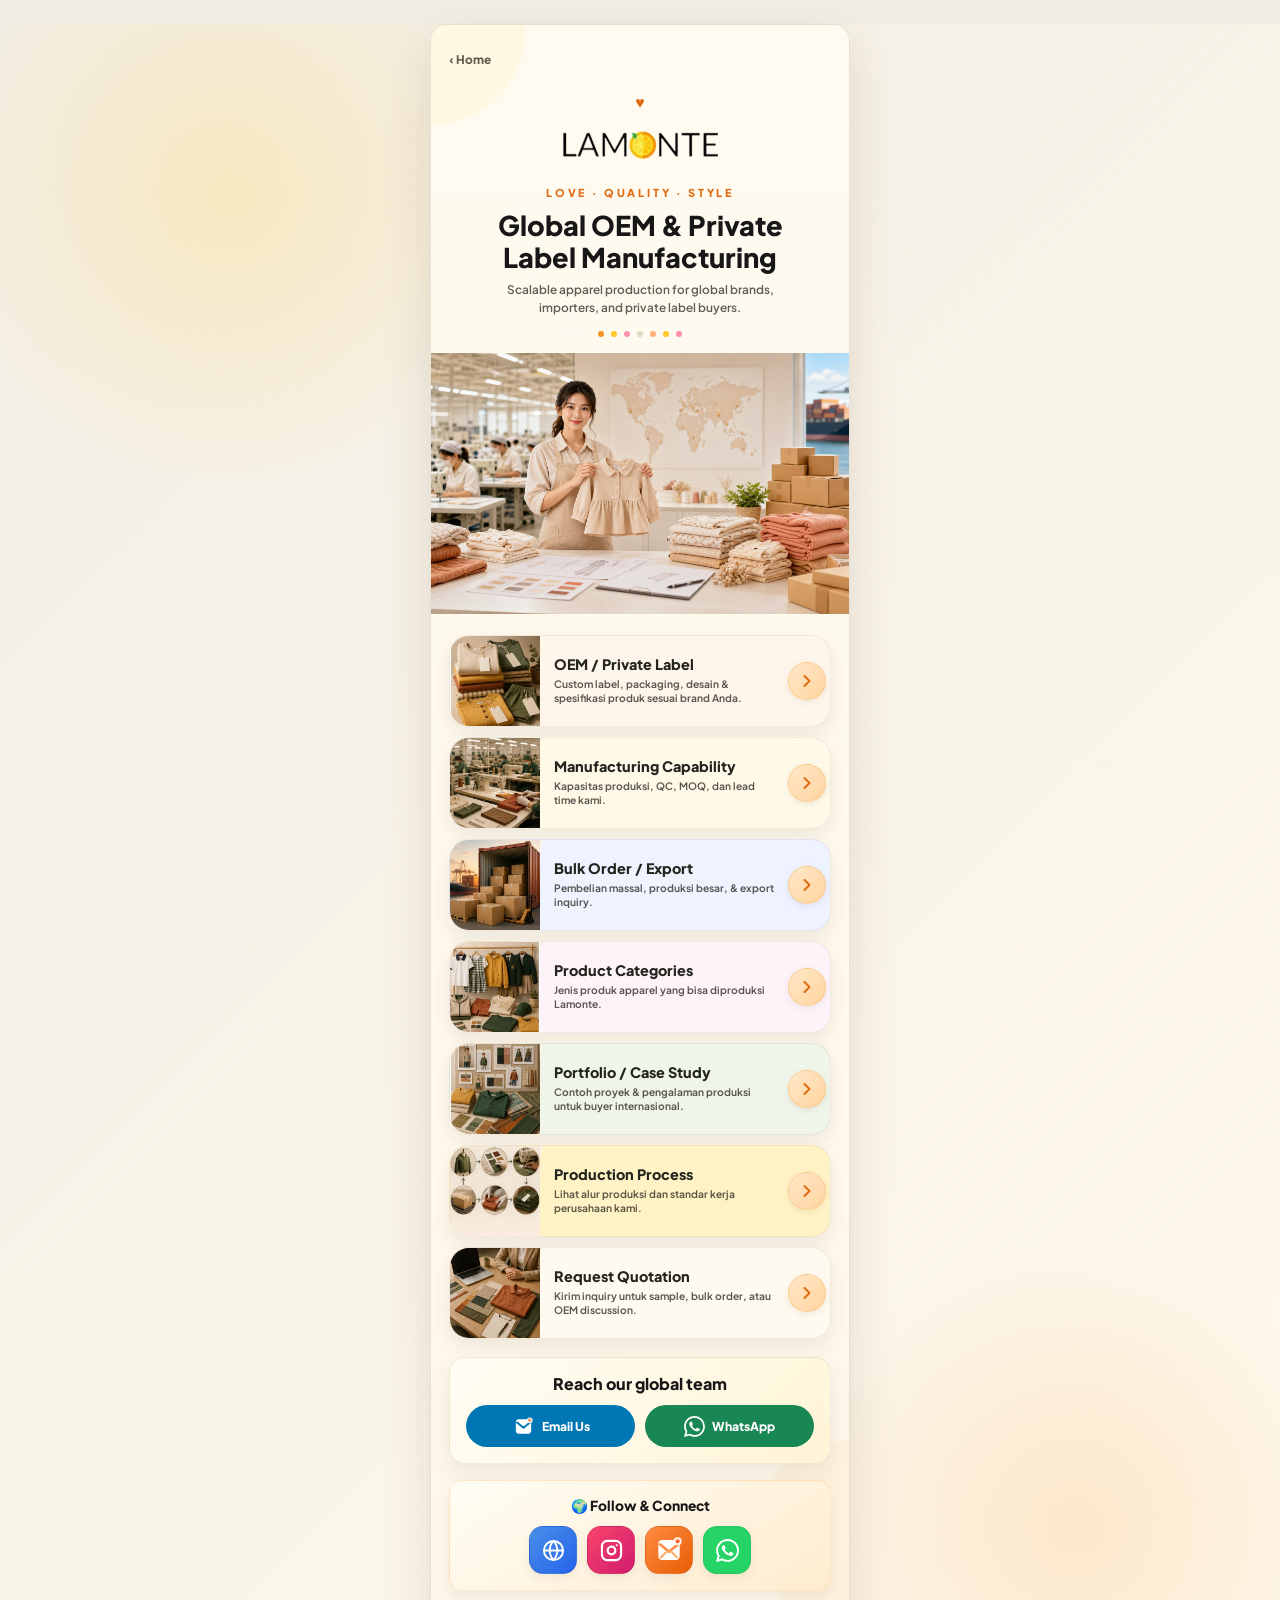
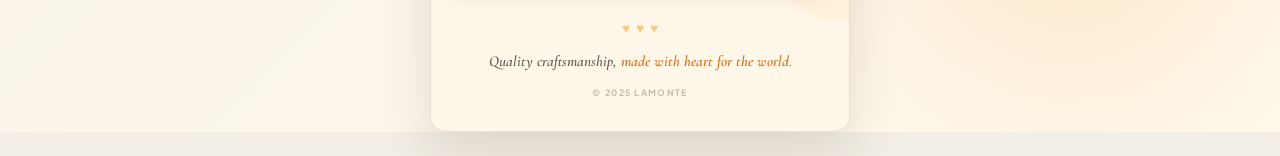
<file: global/index.html>
<!doctype html>
<html lang="en">
  <head>
    <meta charset="utf-8" />
    <meta name="viewport" content="width=device-width, initial-scale=1" />
    <meta
      name="description"
      content="Lamonte Global OEM & Private Label Manufacturing — scalable apparel production for global brands, importers, and private label buyers."
    />
    <title>Lamonte Global | OEM & Private Label</title>
    <link rel="preconnect" href="https://fonts.googleapis.com" />
    <link rel="preconnect" href="https://fonts.gstatic.com" crossorigin />
    <link
      href="https://fonts.googleapis.com/css2?family=Cormorant+Garamond:wght@600;700&family=Plus+Jakarta+Sans:wght@400;500;600;700;800&display=swap"
      rel="stylesheet"
    />
    <link rel="stylesheet" href="../styles.css" />
    <style>
      .global-badge {
        display: inline-block;
        margin-top: 8px;
        padding: 3px 10px;
        border-radius: 999px;
        background: rgba(255, 201, 40, 0.18);
        color: #7a6200;
        font-size: 0.6rem;
        font-weight: 900;
        letter-spacing: 0.12em;
        text-transform: uppercase;
      }
      .global-hero-sub {
        max-width: 310px;
        margin: 8px auto 0;
        color: var(--muted);
        font-size: 0.74rem;
        font-weight: 600;
        line-height: 1.55;
      }
      .contact-card {
        margin-top: 18px;
        padding: 16px;
        border-radius: 16px;
        border: 1px solid rgba(48, 43, 38, 0.08);
        box-shadow: 0 10px 22px rgba(82, 66, 50, 0.09);
        background: linear-gradient(135deg, #fffdf4, #fff4d6);
        text-align: center;
      }
      .contact-card h2 {
        margin: 0;
        color: var(--ink);
        font-size: 1rem;
        font-weight: 900;
        line-height: 1.2;
      }
      .contact-card p {
        margin: 6px 0 0;
        color: rgba(23, 23, 23, 0.72);
        font-size: 0.68rem;
        font-weight: 750;
        line-height: 1.45;
      }
    </style>
  </head>
  <body class="shop-page">
    <main class="page-card shop-card" aria-labelledby="global-title">
      <a class="back-link" href="../" aria-label="Kembali ke halaman utama"
        >&lsaquo; Home</a
      >

      <!-- ═══ HERO ═══ -->
      <header class="hdr">
        <span class="hdr-heart" aria-hidden="true">♥</span>
        <img src="../assets/0-3-900x270.webp" alt="Lamonte" class="logo-img" />
        <p class="tagline">LOVE &middot; QUALITY &middot; STYLE</p>
        <h1
          id="global-title"
          style="
            max-width: 320px;
            margin: 10px auto 0;
            font-size: clamp(1.3rem, 7vw, 1.7rem);
            font-weight: 900;
            line-height: 1.18;
          "
        >
          Global OEM &amp; Private Label Manufacturing
        </h1>
        <p class="global-hero-sub">
          Scalable apparel production for global brands, importers, and private
          label buyers.
        </p>
        <div class="dot-strip" aria-hidden="true">
          <i></i><i></i><i></i><i></i><i></i><i></i><i></i>
        </div>
      </header>
      <img
        class="hero-image"
        src="../assets/hero-global-v2.webp"
        alt="Professional illustration of Lamonte global apparel manufacturing and export"
        onerror="this.src = '../assets/hero-global-generated.webp'"
      />

      <!-- ═══ NAVIGATION ═══ -->
      <section
        class="link-list"
        aria-label="Global Services"
        style="margin-top: 20px"
      >
        <a
          class="link-card global"
          href="https://dev-new-web.lamonte.id/manufacturing"
          target="_blank"
          rel="noopener"
        >
          <span class="icon" aria-hidden="true">
            <img src="../assets/nav-global-oem.webp" alt="" />
          </span>
          <span class="link-copy">
            <strong>OEM / Private Label</strong>
            <em
              >Custom label, packaging, desain &amp; spesifikasi produk sesuai
              brand Anda.</em
            >
          </span>
          <span class="arrow" aria-hidden="true"
            ><svg
              viewBox="0 0 24 24"
              fill="none"
              stroke="currentColor"
              stroke-width="2.5"
              stroke-linecap="round"
              stroke-linejoin="round"
            >
              <path d="M9 18l6-6-6-6" /></svg
          ></span>
        </a>

        <a
          class="link-card business"
          href="https://dev-new-web.lamonte.id/manufacturing"
          target="_blank"
          rel="noopener"
        >
          <span class="icon" aria-hidden="true">
            <img src="../assets/nav-global-manufacturing.webp" alt="" />
          </span>
          <span class="link-copy">
            <strong>Manufacturing Capability</strong>
            <em>Kapasitas produksi, QC, MOQ, dan lead time kami.</em>
          </span>
          <span class="arrow" aria-hidden="true"
            ><svg
              viewBox="0 0 24 24"
              fill="none"
              stroke="currentColor"
              stroke-width="2.5"
              stroke-linecap="round"
              stroke-linejoin="round"
            >
              <path d="M9 18l6-6-6-6" /></svg
          ></span>
        </a>

        <a
          class="link-card shop"
          href="https://dev-new-web.lamonte.id/supply-chain"
          target="_blank"
          rel="noopener"
        >
          <span class="icon" aria-hidden="true">
            <img src="../assets/nav-global-bulk-export.webp" alt="" />
          </span>
          <span class="link-copy">
            <strong>Bulk Order / Export</strong>
            <em>Pembelian massal, produksi besar, &amp; export inquiry.</em>
          </span>
          <span class="arrow" aria-hidden="true"
            ><svg
              viewBox="0 0 24 24"
              fill="none"
              stroke="currentColor"
              stroke-width="2.5"
              stroke-linecap="round"
              stroke-linejoin="round"
            >
              <path d="M9 18l6-6-6-6" /></svg
          ></span>
        </a>

        <a
          class="link-card collection"
          href="https://dev-new-web.lamonte.id/products"
          target="_blank"
          rel="noopener"
        >
          <span class="icon" aria-hidden="true">
            <img src="../assets/nav-global-categories.webp" alt="" />
          </span>
          <span class="link-copy">
            <strong>Product Categories</strong>
            <em>Jenis produk apparel yang bisa diproduksi Lamonte.</em>
          </span>
          <span class="arrow" aria-hidden="true"
            ><svg
              viewBox="0 0 24 24"
              fill="none"
              stroke="currentColor"
              stroke-width="2.5"
              stroke-linecap="round"
              stroke-linejoin="round"
            >
              <path d="M9 18l6-6-6-6" /></svg
          ></span>
        </a>

        <a
          class="link-card preorder"
          href="https://dev-new-web.lamonte.id/manufacturing"
          target="_blank"
          rel="noopener"
        >
          <span class="icon" aria-hidden="true">
            <img src="../assets/nav-global-portfolio.webp" alt="" />
          </span>
          <span class="link-copy">
            <strong>Portfolio / Case Study</strong>
            <em
              >Contoh proyek &amp; pengalaman produksi untuk buyer
              internasional.</em
            >
          </span>
          <span class="arrow" aria-hidden="true"
            ><svg
              viewBox="0 0 24 24"
              fill="none"
              stroke="currentColor"
              stroke-width="2.5"
              stroke-linecap="round"
              stroke-linejoin="round"
            >
              <path d="M9 18l6-6-6-6" /></svg
          ></span>
        </a>

        <a
          class="link-card global"
          href="https://dev-new-web.lamonte.id/supply-chain"
          target="_blank"
          rel="noopener"
        >
          <span class="icon" aria-hidden="true">
            <img src="../assets/nav-global-process.webp" alt="" />
          </span>
          <span class="link-copy">
            <strong>Production Process</strong>
            <em>Lihat alur produksi dan standar kerja perusahaan kami.</em>
          </span>
          <span class="arrow" aria-hidden="true"
            ><svg
              viewBox="0 0 24 24"
              fill="none"
              stroke="currentColor"
              stroke-width="2.5"
              stroke-linecap="round"
              stroke-linejoin="round"
            >
              <path d="M9 18l6-6-6-6" /></svg
          ></span>
        </a>

        <a
          class="link-card b2b-edu"
          href="https://wa.me/6281290279222?text=Hi%20Nova%2C%20I%20would%20like%20to%20get%20a%20Lamonte%20Global%20quotation"
          data-wa-phone="6281290279222"
          data-wa-text="Hi Nova, I would like to get a Lamonte Global quotation"
          target="_blank"
          rel="noopener"
        >
          <span class="icon" aria-hidden="true">
            <img src="../assets/nav-global-quotation.webp" alt="" />
          </span>
          <span class="link-copy">
            <strong>Request Quotation</strong>
            <em
              >Kirim inquiry untuk sample, bulk order, atau OEM discussion.</em
            >
          </span>
          <span class="arrow" aria-hidden="true"
            ><svg
              viewBox="0 0 24 24"
              fill="none"
              stroke="currentColor"
              stroke-width="2.5"
              stroke-linecap="round"
              stroke-linejoin="round"
            >
              <path d="M9 18l6-6-6-6" /></svg
          ></span>
        </a>
      </section>

      <!-- ═══ CONTACT ═══ -->
      <section class="contact-card" aria-labelledby="contact-title">
        <h2 id="contact-title">Reach our global team</h2>
        <div class="dual-btn-row">
          <a
            class="wa-button btn-li email-button"
            href="https://mail.google.com/mail/?view=cm&fs=1&to=global@lamonte.id&su=Lamonte%20Global%20Inquiry&body=Hi%20Lamonte%20Global%20Team%2C%0A%0AI%20would%20like%20to%20discuss%20Lamonte%20Global.%0A%0AThank%20you."
            target="_blank"
            rel="noopener"
            aria-label="Email global team"
          >
            <svg
              class="button-email-icon"
              viewBox="0 0 48 48"
              aria-hidden="true"
            >
              <path
                d="M8 14.5C8 11.5 10.5 9 13.5 9h21C37.5 9 40 11.5 40 14.5v19C40 36.5 37.5 39 34.5 39h-21C10.5 39 8 36.5 8 33.5v-19Z"
                fill="currentColor"
              />
              <path
                d="M10.5 15.5 24 26.5l13.5-11"
                fill="none"
                stroke="#0077b5"
                stroke-width="4"
                stroke-linecap="round"
                stroke-linejoin="round"
              />
              <circle cx="37" cy="11" r="6" fill="#e8f5ff" />
              <circle cx="37" cy="11" r="3" fill="#ff8c42" />
            </svg>
            <span>Email Us</span>
          </a>
          <a
            class="wa-button whatsapp-button"
            href="https://wa.me/6281290279222?text=Hi%20Nova%2C%20I%20would%20like%20to%20discuss%20Lamonte%20Global"
            data-wa-phone="6281290279222"
            data-wa-text="Hi Nova, I would like to discuss Lamonte Global"
            target="_blank"
            rel="noopener"
            aria-label="WhatsApp global team"
          >
            <svg
              class="button-whatsapp-icon"
              viewBox="0 0 24 24"
              aria-hidden="true"
            >
              <path
                fill="currentColor"
                d="M17.472 14.382c-.297-.149-1.758-.867-2.03-.967-.273-.099-.471-.148-.67.15-.197.297-.767.966-.94 1.164-.173.199-.347.223-.644.075-.297-.15-1.255-.463-2.39-1.475-.883-.788-1.48-1.761-1.653-2.059-.173-.297-.018-.458.13-.606.134-.133.298-.347.446-.52.149-.174.198-.298.298-.497.099-.198.05-.371-.025-.52-.075-.149-.669-1.612-.916-2.207-.242-.579-.487-.5-.669-.51-.173-.008-.371-.01-.57-.01-.198 0-.52.074-.792.372-.272.297-1.04 1.016-1.04 2.479 0 1.462 1.065 2.875 1.213 3.074.149.198 2.096 3.2 5.077 4.487.709.306 1.262.489 1.694.625.712.227 1.36.195 1.871.118.571-.085 1.758-.719 2.006-1.413.248-.694.248-1.289.173-1.413-.074-.124-.272-.198-.57-.347m-5.421 7.403h-.004a9.87 9.87 0 0 1-5.031-1.378l-.361-.214-3.741.982.998-3.648-.235-.374a9.86 9.86 0 0 1-1.51-5.26c.001-5.45 4.436-9.884 9.888-9.884 2.64 0 5.122 1.03 6.988 2.898a9.825 9.825 0 0 1 2.893 6.994c-.003 5.45-4.437 9.884-9.885 9.884m8.413-18.297A11.815 11.815 0 0 0 12.05 0C5.495 0 .16 5.335.157 11.892c0 2.096.547 4.142 1.588 5.945L.057 24l6.305-1.654a11.882 11.882 0 0 0 5.683 1.448h.005c6.554 0 11.89-5.335 11.893-11.893a11.821 11.821 0 0 0-3.48-8.413z"
              />
            </svg>
            <span>WhatsApp</span>
          </a>
        </div>
      </section>

      <!-- ═══ SOCIAL ═══ -->
      <section class="page-social" aria-label="Follow Lamonte Global">
        <h3>🌍 Follow &amp; Connect</h3>
        <div class="page-soc-row">
          <a
            href="https://dev-new-web.lamonte.id"
            class="page-soc psoc-web"
            target="_blank"
            rel="noopener"
            aria-label="Website Lamonte"
          >
            <svg
              viewBox="0 0 24 24"
              fill="none"
              stroke="currentColor"
              stroke-width="2"
              stroke-linecap="round"
              stroke-linejoin="round"
            >
              <circle cx="12" cy="12" r="10" />
              <line x1="2" y1="12" x2="22" y2="12" />
              <path
                d="M12 2a15.3 15.3 0 0 1 4 10 15.3 15.3 0 0 1-4 10 15.3 15.3 0 0 1-4-10 15.3 15.3 0 0 1 4-10z"
              />
            </svg>
          </a>
          <a
            href="https://instagram.com/lamonte.global"
            class="page-soc psoc-ig"
            target="_blank"
            rel="noopener"
            aria-label="Instagram Lamonte Global"
          >
            <svg
              viewBox="0 0 24 24"
              fill="none"
              stroke="currentColor"
              stroke-width="2.2"
              stroke-linecap="round"
              stroke-linejoin="round"
            >
              <rect x="2" y="2" width="20" height="20" rx="5.5" />
              <circle cx="12" cy="12" r="4" />
              <circle
                cx="17.5"
                cy="6.5"
                r="1.1"
                fill="currentColor"
                stroke="none"
              />
            </svg>
          </a>
          <a
            href="https://mail.google.com/mail/?view=cm&fs=1&to=global@lamonte.id&su=Lamonte%20Global%20Inquiry&body=Hi%20Lamonte%20Global%20Team%2C%0A%0AI%20would%20like%20to%20discuss%20Lamonte%20Global.%0A%0AThank%20you."
            class="page-soc psoc-em"
            target="_blank"
            rel="noopener"
            aria-label="Email Lamonte Global"
          >
            <svg class="email-icon" viewBox="0 0 48 48" aria-hidden="true">
              <path
                d="M8 14.5C8 11.5 10.5 9 13.5 9h21C37.5 9 40 11.5 40 14.5v19C40 36.5 37.5 39 34.5 39h-21C10.5 39 8 36.5 8 33.5v-19Z"
                fill="currentColor"
              />
              <path
                d="M10.5 15.5 24 26.5l13.5-11"
                fill="none"
                stroke="#ff8c42"
                stroke-width="4"
                stroke-linecap="round"
                stroke-linejoin="round"
              />
              <path
                d="M12 35 21.3 25.8M36 35l-9.3-9.2"
                fill="none"
                stroke="#ffb067"
                stroke-width="3.2"
                stroke-linecap="round"
              />
              <circle cx="37" cy="11" r="6" fill="#fff3e8" />
              <circle cx="37" cy="11" r="3" fill="#ff5f2e" />
            </svg>
          </a>
          <a
            href="https://wa.me/6281290279222?text=Hi%20Nova%2C%20I%20would%20like%20to%20discuss%20Lamonte%20Global"
            data-wa-phone="6281290279222"
            data-wa-text="Hi Nova, I would like to discuss Lamonte Global"
            class="page-soc psoc-wa"
            target="_blank"
            rel="noopener"
            aria-label="WhatsApp Lamonte Global"
          >
            <svg viewBox="0 0 24 24" fill="currentColor">
              <path
                d="M17.472 14.382c-.297-.149-1.758-.867-2.03-.967-.273-.099-.471-.148-.67.15-.197.297-.767.966-.94 1.164-.173.199-.347.223-.644.075-.297-.15-1.255-.463-2.39-1.475-.883-.788-1.48-1.761-1.653-2.059-.173-.297-.018-.458.13-.606.134-.133.298-.347.446-.52.149-.174.198-.298.298-.497.099-.198.05-.371-.025-.52-.075-.149-.669-1.612-.916-2.207-.242-.579-.487-.5-.669-.51-.173-.008-.371-.01-.57-.01-.198 0-.52.074-.792.372-.272.297-1.04 1.016-1.04 2.479 0 1.462 1.065 2.875 1.213 3.074.149.198 2.096 3.2 5.077 4.487.709.306 1.262.489 1.694.625.712.227 1.36.195 1.871.118.571-.085 1.758-.719 2.006-1.413.248-.694.248-1.289.173-1.413-.074-.124-.272-.198-.57-.347m-5.421 7.403h-.004a9.87 9.87 0 0 1-5.031-1.378l-.361-.214-3.741.982.998-3.648-.235-.374a9.86 9.86 0 0 1-1.51-5.26c.001-5.45 4.436-9.884 9.888-9.884 2.64 0 5.122 1.03 6.988 2.898a9.825 9.825 0 0 1 2.893 6.994c-.003 5.45-4.437 9.884-9.885 9.884m8.413-18.297A11.815 11.815 0 0 0 12.05 0C5.495 0 .16 5.335.157 11.892c0 2.096.547 4.142 1.588 5.945L.057 24l6.305-1.654a11.882 11.882 0 0 0 5.683 1.448h.005c6.554 0 11.89-5.335 11.893-11.893a11.821 11.821 0 0 0-3.48-8.413z"
              />
            </svg>
          </a>
        </div>
      </section>

      <!-- ═══ FOOTER ═══ -->
      <footer class="footer">
        <p class="footer-hearts" aria-hidden="true">♥ &nbsp; ♥ &nbsp; ♥</p>
        <p class="footer-quote">
          Quality craftsmanship, <em>made with heart for the world.</em>
        </p>
        <p class="footer-copy">© 2025 Lamonte</p>
      </footer>
    </main>
    <script>
      document.querySelectorAll("[data-wa-phone]").forEach((link) => {
        link.addEventListener("click", (event) => {
          const phone = link.dataset.waPhone;
          const text = encodeURIComponent(link.dataset.waText || "");
          event.preventDefault();
          window.location.href = `https://wa.me/${phone}?text=${text}`;
        });
      });
    </script>
  </body>
</html>
</file>
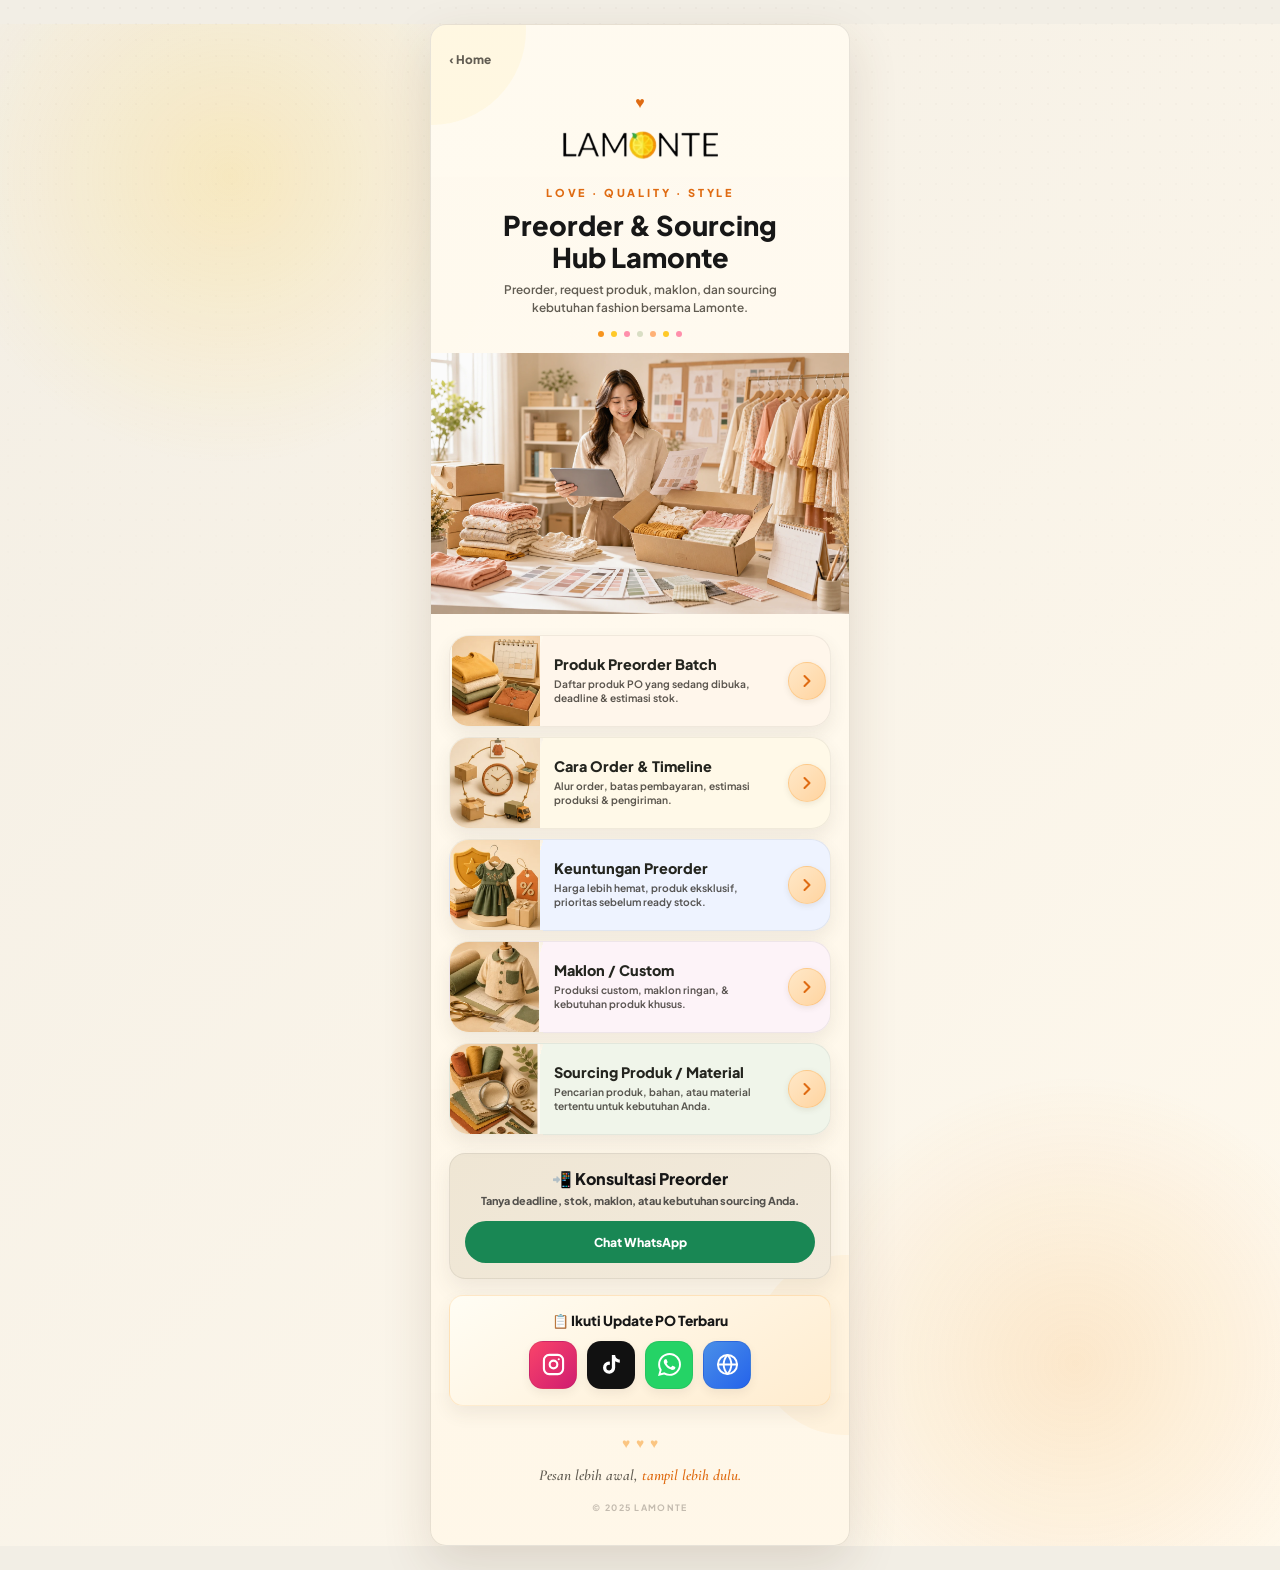
<file: preorder/index.html>
<!doctype html>
<html lang="id">
  <head>
    <meta charset="utf-8" />
    <meta name="viewport" content="width=device-width, initial-scale=1" />
    <meta
      name="description"
      content="Preorder & Sourcing Hub Lamonte — preorder, request produk, maklon, dan sourcing kebutuhan fashion bersama Lamonte."
    />
    <title>Preorder Lamonte | PO &amp; Sourcing Hub</title>
    <link rel="preconnect" href="https://fonts.googleapis.com" />
    <link rel="preconnect" href="https://fonts.gstatic.com" crossorigin />
    <link
      href="https://fonts.googleapis.com/css2?family=Cormorant+Garamond:wght@600;700&family=Plus+Jakarta+Sans:wght@400;500;600;700;800&display=swap"
      rel="stylesheet"
    />
    <link rel="stylesheet" href="../styles.css" />
    <style>
      .po-badge {
        display: inline-block;
        margin-top: 8px;
        padding: 3px 10px;
        border-radius: 999px;
        background: rgba(217, 222, 196, 0.45);
        color: #3a6b28;
        font-size: 0.6rem;
        font-weight: 900;
        letter-spacing: 0.12em;
        text-transform: uppercase;
      }
      .po-hero-sub {
        max-width: 305px;
        margin: 8px auto 0;
        color: var(--muted);
        font-size: 0.74rem;
        font-weight: 600;
        line-height: 1.55;
      }
    </style>
  </head>
  <body class="shop-page">
    <main class="page-card shop-card" aria-labelledby="po-title">
      <a class="back-link" href="../" aria-label="Kembali ke halaman utama"
        >&lsaquo; Home</a
      >

      <!-- ═══ HERO ═══ -->
      <header class="hdr">
        <span class="hdr-heart" aria-hidden="true">♥</span>
        <img src="../assets/0-3-900x270.webp" alt="Lamonte" class="logo-img" />
        <p class="tagline">LOVE &middot; QUALITY &middot; STYLE</p>
        <h1
          id="po-title"
          style="
            max-width: 320px;
            margin: 10px auto 0;
            font-size: clamp(1.3rem, 7vw, 1.7rem);
            font-weight: 900;
            line-height: 1.18;
          "
        >
          Preorder &amp; Sourcing Hub Lamonte
        </h1>
        <p class="po-hero-sub">
          Preorder, request produk, maklon, dan sourcing kebutuhan fashion
          bersama Lamonte.
        </p>
        <div class="dot-strip" aria-hidden="true">
          <i></i><i></i><i></i><i></i><i></i><i></i><i></i>
        </div>
      </header>
      <img
        class="hero-image"
        src="../assets/hero-preorder-v2.webp"
        alt="Ilustrasi profesional preorder dan sourcing fashion anak Lamonte"
        onerror="this.src = '../assets/hero-preorder-generated.webp'"
      />

      <!-- ═══ NAVIGATION ═══ -->
      <section
        class="link-list"
        aria-label="Menu Preorder Lamonte"
        style="margin-top: 20px"
      >
        <a
          class="link-card global"
          href="https://dev-new-web.lamonte.id/products/pre-order-pre-order-package"
          target="_blank"
          rel="noopener"
        >
          <span class="icon" aria-hidden="true">
            <img src="../assets/nav-preorder-batch.webp" alt="" />
          </span>
          <span class="link-copy">
            <strong>Produk Preorder Batch</strong>
            <em
              >Daftar produk PO yang sedang dibuka, deadline &amp; estimasi
              stok.</em
            >
          </span>
          <span class="arrow" aria-hidden="true"><svg viewBox="0 0 24 24" fill="none" stroke="currentColor" stroke-width="2.5" stroke-linecap="round" stroke-linejoin="round"><path d="M9 18l6-6-6-6"/></svg></span>
        </a>

        <a
          class="link-card business"
          href="https://dev-new-web.lamonte.id/products/pre-order-pre-order-package"
          target="_blank"
          rel="noopener"
        >
          <span class="icon" aria-hidden="true">
            <img src="../assets/nav-preorder-timeline.webp" alt="" />
          </span>
          <span class="link-copy">
            <strong>Cara Order &amp; Timeline</strong>
            <em
              >Alur order, batas pembayaran, estimasi produksi &amp;
              pengiriman.</em
            >
          </span>
          <span class="arrow" aria-hidden="true"><svg viewBox="0 0 24 24" fill="none" stroke="currentColor" stroke-width="2.5" stroke-linecap="round" stroke-linejoin="round"><path d="M9 18l6-6-6-6"/></svg></span>
        </a>

        <a
          class="link-card collection"
          href="https://dev-new-web.lamonte.id/products/pre-order-pre-order-package"
          target="_blank"
          rel="noopener"
        >
          <span class="icon" aria-hidden="true">
            <img src="../assets/nav-preorder-benefits.webp" alt="" />
          </span>
          <span class="link-copy">
            <strong>Keuntungan Preorder</strong>
            <em
              >Harga lebih hemat, produk eksklusif, prioritas sebelum ready
              stock.</em
            >
          </span>
          <span class="arrow" aria-hidden="true"><svg viewBox="0 0 24 24" fill="none" stroke="currentColor" stroke-width="2.5" stroke-linecap="round" stroke-linejoin="round"><path d="M9 18l6-6-6-6"/></svg></span>
        </a>

        <a
          class="link-card preorder"
          href="https://dev-new-web.lamonte.id/manufacturing"
          target="_blank"
          rel="noopener"
        >
          <span class="icon" aria-hidden="true">
            <img src="../assets/nav-preorder-custom.webp" alt="" />
          </span>
          <span class="link-copy">
            <strong>Maklon / Custom</strong>
            <em
              >Produksi custom, maklon ringan, &amp; kebutuhan produk
              khusus.</em
            >
          </span>
          <span class="arrow" aria-hidden="true"><svg viewBox="0 0 24 24" fill="none" stroke="currentColor" stroke-width="2.5" stroke-linecap="round" stroke-linejoin="round"><path d="M9 18l6-6-6-6"/></svg></span>
        </a>

        <a
          class="link-card b2b-edu"
          href="https://dev-new-web.lamonte.id/supply-chain"
          target="_blank"
          rel="noopener"
        >
          <span class="icon" aria-hidden="true">
            <img src="../assets/nav-preorder-sourcing.webp" alt="" />
          </span>
          <span class="link-copy">
            <strong>Sourcing Produk / Material</strong>
            <em
              >Pencarian produk, bahan, atau material tertentu untuk kebutuhan
              Anda.</em
            >
          </span>
          <span class="arrow" aria-hidden="true"><svg viewBox="0 0 24 24" fill="none" stroke="currentColor" stroke-width="2.5" stroke-linecap="round" stroke-linejoin="round"><path d="M9 18l6-6-6-6"/></svg></span>
        </a>
      </section>

      <!-- ═══ CTA WHATSAPP ═══ -->
      <section
        class="wa-card"
        aria-labelledby="wa-po-title"
        style="margin-top: 18px"
      >
        <h2 id="wa-po-title">📲 Konsultasi Preorder</h2>
        <p>Tanya deadline, stok, maklon, atau kebutuhan sourcing Anda.</p>
        <a
          class="wa-button"
          href="https://wa.me/628170099222?text=Halo%20Tania%2C%20saya%20mau%20konsultasi%20preorder%20Lamonte"
          data-wa-phone="628170099222"
          data-wa-text="Halo Tania, saya mau konsultasi preorder Lamonte"
          target="_blank"
          rel="noopener"
        >
          Chat WhatsApp
        </a>
      </section>

      <!-- ═══ SOCIAL ═══ -->
      <section class="page-social" aria-label="Ikuti Lamonte Preorder">
        <h3>📋 Ikuti Update PO Terbaru</h3>
        <div class="page-soc-row">
          <a
            href="https://instagram.com/lamonte.preorder"
            class="page-soc psoc-ig"
            target="_blank"
            rel="noopener"
            aria-label="Instagram Lamonte"
          >
            <svg
              viewBox="0 0 24 24"
              fill="none"
              stroke="currentColor"
              stroke-width="2.2"
              stroke-linecap="round"
              stroke-linejoin="round"
            >
              <rect x="2" y="2" width="20" height="20" rx="5.5" />
              <circle cx="12" cy="12" r="4" />
              <circle
                cx="17.5"
                cy="6.5"
                r="1.1"
                fill="currentColor"
                stroke="none"
              />
            </svg>
          </a>
          <a
            href="https://tiktok.com/@lamonte.id"
            class="page-soc psoc-tt"
            target="_blank"
            rel="noopener"
            aria-label="TikTok Lamonte"
          >
            <svg viewBox="0 0 24 24" fill="currentColor">
              <path
                d="M19.59 6.69a4.83 4.83 0 0 1-3.77-4.25V2h-3.45v13.67a2.89 2.89 0 0 1-2.88 2.5 2.89 2.89 0 0 1-2.89-2.89 2.89 2.89 0 0 1 2.89-2.89c.28 0 .54.04.79.1V9.01a6.3 6.3 0 0 0-.79-.05 6.34 6.34 0 0 0-6.34 6.34 6.34 6.34 0 0 0 6.34 6.34 6.34 6.34 0 0 0 6.34-6.34V8.69a8.22 8.22 0 0 0 4.82 1.55V6.78a4.85 4.85 0 0 1-1.06-.09z"
              />
            </svg>
          </a>
          <a
            href="https://wa.me/628170099222?text=Halo%20Tania%2C%20saya%20mau%20tanya%20preorder%20Lamonte"
            data-wa-phone="628170099222"
            data-wa-text="Halo Tania, saya mau tanya preorder Lamonte"
            class="page-soc psoc-wa"
            target="_blank"
            rel="noopener"
            aria-label="WhatsApp Lamonte"
          >
            <svg viewBox="0 0 24 24" fill="currentColor">
              <path
                d="M17.472 14.382c-.297-.149-1.758-.867-2.03-.967-.273-.099-.471-.148-.67.15-.197.297-.767.966-.94 1.164-.173.199-.347.223-.644.075-.297-.15-1.255-.463-2.39-1.475-.883-.788-1.48-1.761-1.653-2.059-.173-.297-.018-.458.13-.606.134-.133.298-.347.446-.52.149-.174.198-.298.298-.497.099-.198.05-.371-.025-.52-.075-.149-.669-1.612-.916-2.207-.242-.579-.487-.5-.669-.51-.173-.008-.371-.01-.57-.01-.198 0-.52.074-.792.372-.272.297-1.04 1.016-1.04 2.479 0 1.462 1.065 2.875 1.213 3.074.149.198 2.096 3.2 5.077 4.487.709.306 1.262.489 1.694.625.712.227 1.36.195 1.871.118.571-.085 1.758-.719 2.006-1.413.248-.694.248-1.289.173-1.413-.074-.124-.272-.198-.57-.347m-5.421 7.403h-.004a9.87 9.87 0 0 1-5.031-1.378l-.361-.214-3.741.982.998-3.648-.235-.374a9.86 9.86 0 0 1-1.51-5.26c.001-5.45 4.436-9.884 9.888-9.884 2.64 0 5.122 1.03 6.988 2.898a9.825 9.825 0 0 1 2.893 6.994c-.003 5.45-4.437 9.884-9.885 9.884m8.413-18.297A11.815 11.815 0 0 0 12.05 0C5.495 0 .16 5.335.157 11.892c0 2.096.547 4.142 1.588 5.945L.057 24l6.305-1.654a11.882 11.882 0 0 0 5.683 1.448h.005c6.554 0 11.89-5.335 11.893-11.893a11.821 11.821 0 0 0-3.48-8.413z"
              />
            </svg>
          </a>
          <a
            href="https://dev-new-web.lamonte.id"
            class="page-soc psoc-web"
            target="_blank"
            rel="noopener"
            aria-label="Website Lamonte"
          >
            <svg
              viewBox="0 0 24 24"
              fill="none"
              stroke="currentColor"
              stroke-width="2"
              stroke-linecap="round"
              stroke-linejoin="round"
            >
              <circle cx="12" cy="12" r="10" />
              <line x1="2" y1="12" x2="22" y2="12" />
              <path
                d="M12 2a15.3 15.3 0 0 1 4 10 15.3 15.3 0 0 1-4 10 15.3 15.3 0 0 1-4-10 15.3 15.3 0 0 1 4-10z"
              />
            </svg>
          </a>
        </div>
      </section>

      <!-- ═══ FOOTER ═══ -->
      <footer class="footer">
        <p class="footer-hearts" aria-hidden="true">♥ &nbsp; ♥ &nbsp; ♥</p>
        <p class="footer-quote">
          Pesan lebih awal, <em>tampil lebih dulu.</em>
        </p>
        <p class="footer-copy">© 2025 Lamonte</p>
      </footer>
    </main>
    <script>
      document.querySelectorAll("[data-wa-phone]").forEach((link) => {
        link.addEventListener("click", (event) => {
          const phone = link.dataset.waPhone;
          const text = encodeURIComponent(link.dataset.waText || "");
          event.preventDefault();
          window.location.href = `https://wa.me/${phone}?text=${text}`;
        });
      });
    </script>
  </body>
</html>
</file>
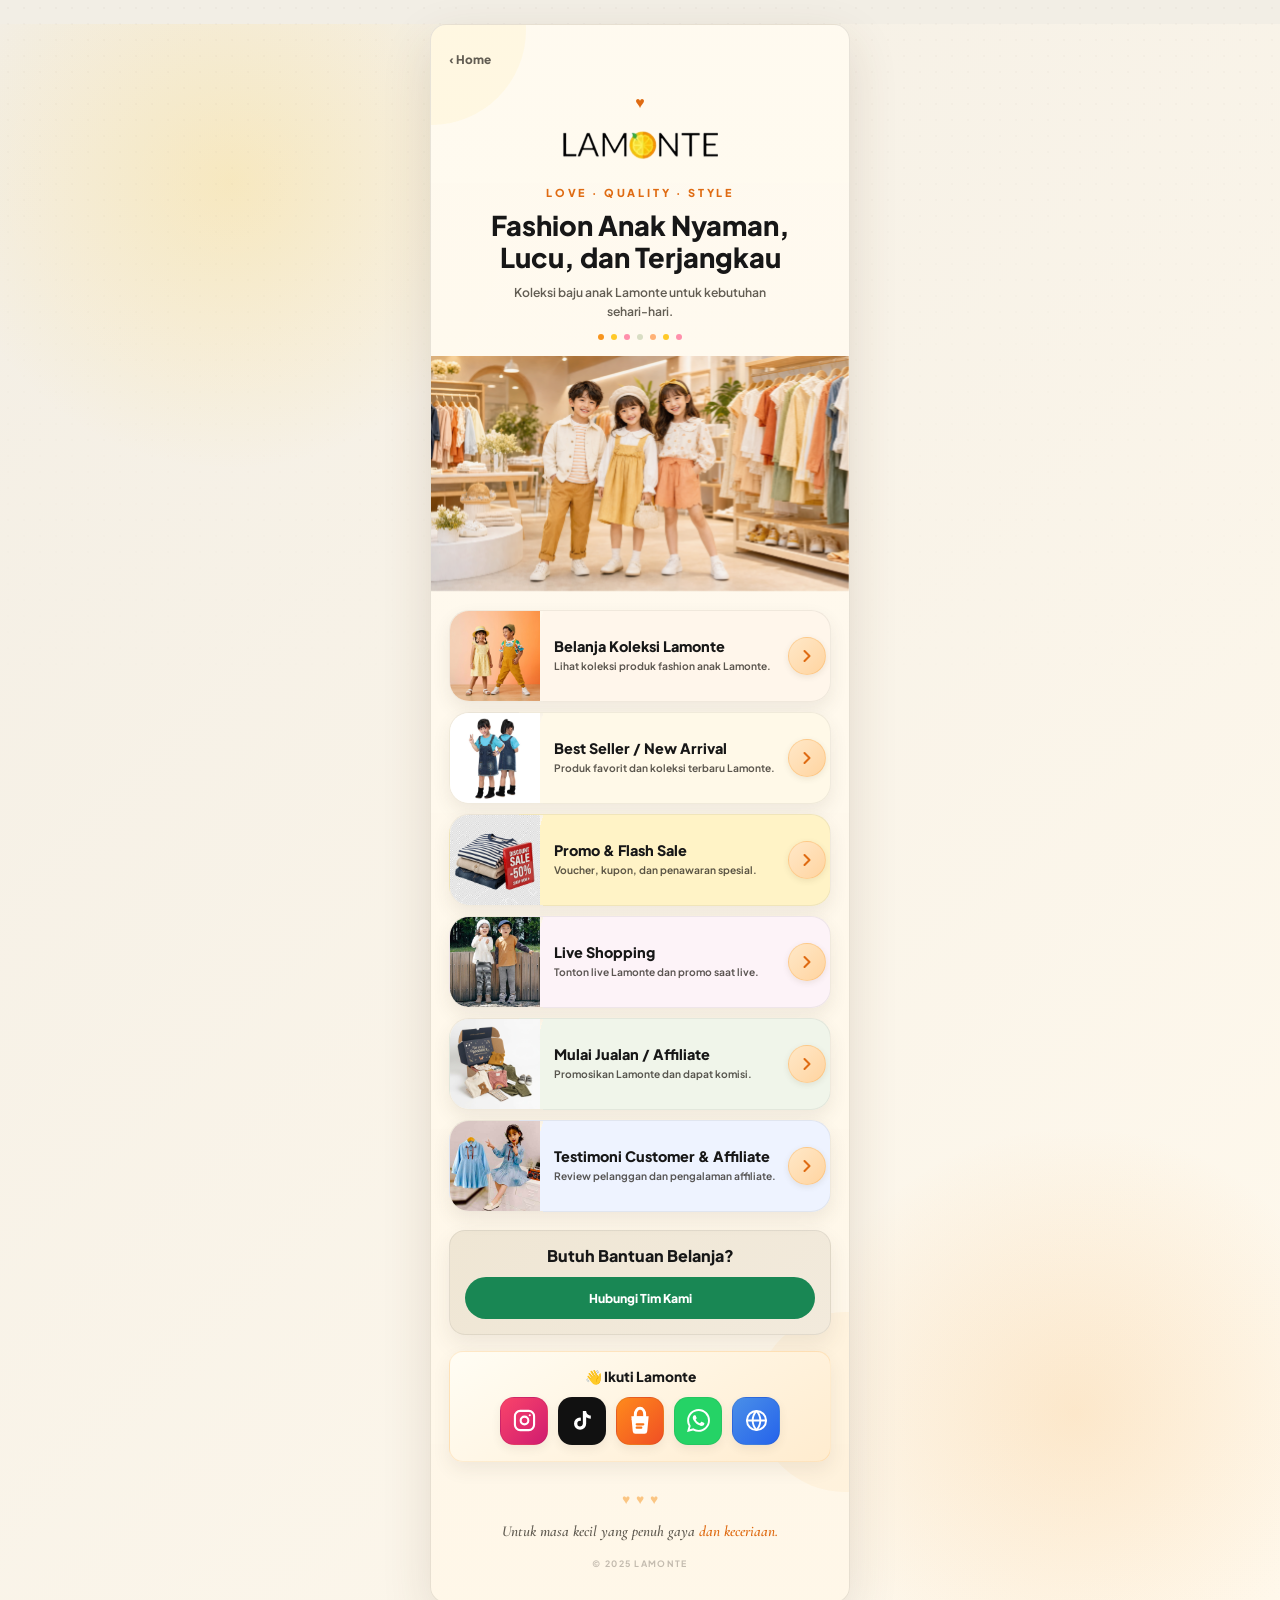
<file: shop/index.html>
<!doctype html>
<html lang="id">
  <head>
    <meta charset="utf-8" />
    <meta name="viewport" content="width=device-width, initial-scale=1" />
    <meta
      name="description"
      content="Shop Lamonte untuk best seller, new arrival, promo, reseller mystery box, dan WhatsApp CS retail."
    />
    <title>Shop Lamonte | Fashion Anak Nyaman &amp; Terjangkau</title>
    <link rel="preconnect" href="https://fonts.googleapis.com" />
    <link rel="preconnect" href="https://fonts.gstatic.com" crossorigin />
    <link
      href="https://fonts.googleapis.com/css2?family=Cormorant+Garamond:wght@600;700&family=Plus+Jakarta+Sans:wght@400;500;600;700;800&display=swap"
      rel="stylesheet"
    />
    <link rel="stylesheet" href="../styles.css" />
  </head>
  <body class="shop-page">
    <main class="page-card shop-card" aria-labelledby="shop-title">
      <a class="back-link" href="../" aria-label="Kembali ke halaman utama"
        >&lsaquo; Home</a
      >

      <header class="hdr">
        <span class="hdr-heart" aria-hidden="true">♥</span>
        <img src="../assets/0-3-900x270.webp" alt="Lamonte" class="logo-img" />
        <p class="tagline">LOVE &middot; QUALITY &middot; STYLE</p>
        <h1
          id="shop-title"
          style="
            max-width: 320px;
            margin: 10px auto 0;
            font-size: clamp(1.3rem, 7vw, 1.7rem);
            font-weight: 900;
            line-height: 1.18;
          "
        >
          Fashion Anak Nyaman, Lucu, dan Terjangkau
        </h1>
        <p class="intro">
          Koleksi baju anak Lamonte untuk kebutuhan sehari-hari.
        </p>
        <div class="dot-strip" aria-hidden="true">
          <i></i><i></i><i></i><i></i><i></i><i></i><i></i>
        </div>
      </header>
      <img
        class="hero-image"
        src="../assets/hero-shop-kids-group.png"
        alt="Anak-anak berpose memakai koleksi fashion Lamonte"
        onerror="this.src = '../assets/hero-shop-generated.webp'"
      />

      <section class="shop-nav-cards" aria-label="Navigasi Shop Lamonte">
        <a
          class="shop-nav-card"
          href="https://dev-new-web.lamonte.id/products"
          target="_blank"
          rel="noopener"
        >
          <div class="shop-nav-photo">
            <img src="../assets/kids-shop.png" alt="Belanja koleksi Lamonte" />
          </div>
          <div class="shop-nav-info">
            <h2>Belanja Koleksi Lamonte</h2>
            <p>Lihat koleksi produk fashion anak Lamonte.</p>
          </div>
          <span class="shop-nav-arrow" aria-hidden="true"
            ><svg
              viewBox="0 0 24 24"
              fill="none"
              stroke="currentColor"
              stroke-width="2.5"
              stroke-linecap="round"
              stroke-linejoin="round"
            >
              <path d="M9 18l6-6-6-6" /></svg
          ></span>
        </a>

        <a
          class="shop-nav-card"
          href="https://dev-new-web.lamonte.id/products/best-seller"
          target="_blank"
          rel="noopener"
        >
          <div class="shop-nav-photo">
            <img src="../assets/denim.jpg" alt="Produk terlaris Lamonte" />
          </div>
          <div class="shop-nav-info">
            <h2>Best Seller / New Arrival</h2>
            <p>Produk favorit dan koleksi terbaru Lamonte.</p>
          </div>
          <span class="shop-nav-arrow" aria-hidden="true"
            ><svg
              viewBox="0 0 24 24"
              fill="none"
              stroke="currentColor"
              stroke-width="2.5"
              stroke-linecap="round"
              stroke-linejoin="round"
            >
              <path d="M9 18l6-6-6-6" /></svg
          ></span>
        </a>

        <a
          class="shop-nav-card"
          href="https://dev-new-web.lamonte.id/products/ini-akan-menjadi-parent"
          target="_blank"
          rel="noopener"
        >
          <div class="shop-nav-photo">
            <img src="../assets/promo-real.png" alt="Promo Lamonte" />
          </div>
          <div class="shop-nav-info">
            <h2>Promo &amp; Flash Sale</h2>
            <p>Voucher, kupon, dan penawaran spesial.</p>
          </div>
          <span class="shop-nav-arrow" aria-hidden="true"
            ><svg
              viewBox="0 0 24 24"
              fill="none"
              stroke="currentColor"
              stroke-width="2.5"
              stroke-linecap="round"
              stroke-linejoin="round"
            >
              <path d="M9 18l6-6-6-6" /></svg
          ></span>
        </a>

        <a
          class="shop-nav-card"
          href="https://dev-new-web.lamonte.id/coming-soon"
          target="_blank"
          rel="noopener"
        >
          <div class="shop-nav-photo">
            <img src="../assets/daily.jpg" alt="Live shopping Lamonte" />
          </div>
          <div class="shop-nav-info">
            <h2>Live Shopping</h2>
            <p>Tonton live Lamonte dan promo saat live.</p>
          </div>
          <span class="shop-nav-arrow" aria-hidden="true"
            ><svg
              viewBox="0 0 24 24"
              fill="none"
              stroke="currentColor"
              stroke-width="2.5"
              stroke-linecap="round"
              stroke-linejoin="round"
            >
              <path d="M9 18l6-6-6-6" /></svg
          ></span>
        </a>

        <a
          class="shop-nav-card"
          href="https://wa.me/6282111135519?text=Halo%20Putri%2C%20saya%20mau%20daftar%20affiliate%20Lamonte"
          data-wa-phone="6282111135519"
          data-wa-text="Halo Putri, saya mau daftar affiliate Lamonte"
          target="_blank"
          rel="noopener"
        >
          <div class="shop-nav-photo">
            <img src="../assets/mystery-real.png" alt="Affiliate Lamonte" />
          </div>
          <div class="shop-nav-info">
            <h2>Mulai Jualan / Affiliate</h2>
            <p>Promosikan Lamonte dan dapat komisi.</p>
          </div>
          <span class="shop-nav-arrow" aria-hidden="true"
            ><svg
              viewBox="0 0 24 24"
              fill="none"
              stroke="currentColor"
              stroke-width="2.5"
              stroke-linecap="round"
              stroke-linejoin="round"
            >
              <path d="M9 18l6-6-6-6" /></svg
          ></span>
        </a>

        <a
          class="shop-nav-card"
          href="https://dev-new-web.lamonte.id/#:~:text=What%20Parents%20Say%20About%20Lamonte"
          target="_blank"
          rel="noopener"
        >
          <div class="shop-nav-photo">
            <img src="../assets/soft dress.jpg" alt="Testimoni Lamonte" />
          </div>
          <div class="shop-nav-info">
            <h2>Testimoni Customer &amp; Affiliate</h2>
            <p>Review pelanggan dan pengalaman affiliate.</p>
          </div>
          <span class="shop-nav-arrow" aria-hidden="true"
            ><svg
              viewBox="0 0 24 24"
              fill="none"
              stroke="currentColor"
              stroke-width="2.5"
              stroke-linecap="round"
              stroke-linejoin="round"
            >
              <path d="M9 18l6-6-6-6" /></svg
          ></span>
        </a>
      </section>

      <!-- ═══ CTA BANTUAN ═══ -->
      <section
        class="wa-card"
        aria-labelledby="wa-title"
        style="margin-top: 18px"
      >
        <h2 id="wa-title">Butuh Bantuan Belanja?</h2>
        <a
          class="wa-button"
          href="https://wa.me/6282111135519?text=Halo%20Putri%2C%20saya%20mau%20beli%20produk%20Lamonte"
          data-wa-phone="6282111135519"
          data-wa-text="Halo Putri, saya mau beli produk Lamonte"
          target="_blank"
          rel="noopener"
        >
          Hubungi Tim Kami
        </a>
      </section>

      <!-- ═══ SOCIAL ═══ -->
      <section class="page-social" aria-label="Ikuti Lamonte Shop">
        <h3>👋 Ikuti Lamonte</h3>
        <div class="page-soc-row">
          <a
            href="https://instagram.com/lamonte.id"
            class="page-soc psoc-ig"
            target="_blank"
            rel="noopener"
            aria-label="Instagram Lamonte"
          >
            <svg
              viewBox="0 0 24 24"
              fill="none"
              stroke="currentColor"
              stroke-width="2.2"
              stroke-linecap="round"
              stroke-linejoin="round"
            >
              <rect x="2" y="2" width="20" height="20" rx="5.5" />
              <circle cx="12" cy="12" r="4" />
              <circle
                cx="17.5"
                cy="6.5"
                r="1.1"
                fill="currentColor"
                stroke="none"
              />
            </svg>
          </a>
          <a
            href="https://www.tokopedia.com/grosirimportirbajuanak"
            class="page-soc psoc-tt"
            target="_blank"
            rel="noopener"
            aria-label="TikTok Lamonte"
          >
            <svg viewBox="0 0 24 24" fill="currentColor">
              <path
                d="M19.59 6.69a4.83 4.83 0 0 1-3.77-4.25V2h-3.45v13.67a2.89 2.89 0 0 1-2.88 2.5 2.89 2.89 0 0 1-2.89-2.89 2.89 2.89 0 0 1 2.89-2.89c.28 0 .54.04.79.1V9.01a6.3 6.3 0 0 0-.79-.05 6.34 6.34 0 0 0-6.34 6.34 6.34 6.34 0 0 0 6.34 6.34 6.34 6.34 0 0 0 6.34-6.34V8.69a8.22 8.22 0 0 0 4.82 1.55V6.78a4.85 4.85 0 0 1-1.06-.09z"
              />
            </svg>
          </a>
          <a
            href="https://shopee.co.id/lamonte"
            class="page-soc psoc-mp"
            target="_blank"
            rel="noopener"
            aria-label="Marketplace Lamonte"
          >
            <svg
              class="marketplace-icon"
              viewBox="0 0 48 48"
              aria-hidden="true"
            >
              <path
                d="M11 17h26l-2.1 22.2A4.2 4.2 0 0 1 30.7 43H17.3a4.2 4.2 0 0 1-4.2-3.8L11 17Z"
                fill="currentColor"
              />
              <path
                d="M17 17v-2.8C17 9.1 20.1 5 24 5s7 4.1 7 9.2V17"
                fill="none"
                stroke="currentColor"
                stroke-width="4.4"
                stroke-linecap="round"
              />
              <path
                d="M14.2 17h19.6l-3.2 5.2H11L14.2 17Z"
                fill="currentColor"
                opacity=".78"
              />
              <path
                d="M19 29h10"
                stroke="#f97316"
                stroke-width="3.2"
                stroke-linecap="round"
              />
              <path
                d="M19 34h7"
                stroke="#f97316"
                stroke-width="3.2"
                stroke-linecap="round"
              />
            </svg>
          </a>
          <a
            href="https://wa.me/6282111135519?text=Halo%20Putri%2C%20saya%20mau%20beli%20produk%20Lamonte"
            data-wa-phone="6282111135519"
            data-wa-text="Halo Putri, saya mau beli produk Lamonte"
            class="page-soc psoc-wa"
            target="_blank"
            rel="noopener"
            aria-label="WhatsApp Lamonte"
          >
            <svg viewBox="0 0 24 24" fill="currentColor">
              <path
                d="M17.472 14.382c-.297-.149-1.758-.867-2.03-.967-.273-.099-.471-.148-.67.15-.197.297-.767.966-.94 1.164-.173.199-.347.223-.644.075-.297-.15-1.255-.463-2.39-1.475-.883-.788-1.48-1.761-1.653-2.059-.173-.297-.018-.458.13-.606.134-.133.298-.347.446-.52.149-.174.198-.298.298-.497.099-.198.05-.371-.025-.52-.075-.149-.669-1.612-.916-2.207-.242-.579-.487-.5-.669-.51-.173-.008-.371-.01-.57-.01-.198 0-.52.074-.792.372-.272.297-1.04 1.016-1.04 2.479 0 1.462 1.065 2.875 1.213 3.074.149.198 2.096 3.2 5.077 4.487.709.306 1.262.489 1.694.625.712.227 1.36.195 1.871.118.571-.085 1.758-.719 2.006-1.413.248-.694.248-1.289.173-1.413-.074-.124-.272-.198-.57-.347m-5.421 7.403h-.004a9.87 9.87 0 0 1-5.031-1.378l-.361-.214-3.741.982.998-3.648-.235-.374a9.86 9.86 0 0 1-1.51-5.26c.001-5.45 4.436-9.884 9.888-9.884 2.64 0 5.122 1.03 6.988 2.898a9.825 9.825 0 0 1 2.893 6.994c-.003 5.45-4.437 9.884-9.885 9.884m8.413-18.297A11.815 11.815 0 0 0 12.05 0C5.495 0 .16 5.335.157 11.892c0 2.096.547 4.142 1.588 5.945L.057 24l6.305-1.654a11.882 11.882 0 0 0 5.683 1.448h.005c6.554 0 11.89-5.335 11.893-11.893a11.821 11.821 0 0 0-3.48-8.413z"
              />
            </svg>
          </a>
          <a
            href="https://dev-new-web.lamonte.id"
            class="page-soc psoc-web"
            target="_blank"
            rel="noopener"
            aria-label="Website Lamonte"
          >
            <svg
              viewBox="0 0 24 24"
              fill="none"
              stroke="currentColor"
              stroke-width="2"
              stroke-linecap="round"
              stroke-linejoin="round"
            >
              <circle cx="12" cy="12" r="10" />
              <line x1="2" y1="12" x2="22" y2="12" />
              <path
                d="M12 2a15.3 15.3 0 0 1 4 10 15.3 15.3 0 0 1-4 10 15.3 15.3 0 0 1-4-10 15.3 15.3 0 0 1 4-10z"
              />
            </svg>
          </a>
        </div>
      </section>

      <footer class="footer">
        <p class="footer-hearts" aria-hidden="true">♥ &nbsp; ♥ &nbsp; ♥</p>
        <p class="footer-quote">
          Untuk masa kecil yang penuh gaya <em>dan keceriaan.</em>
        </p>
        <p class="footer-copy">© 2025 Lamonte</p>
      </footer>
    </main>
    <script>
      document.querySelectorAll("[data-wa-phone]").forEach((link) => {
        link.addEventListener("click", (event) => {
          const phone = link.dataset.waPhone;
          const text = encodeURIComponent(link.dataset.waText || "");
          event.preventDefault();
          window.location.href = `https://wa.me/${phone}?text=${text}`;
        });
      });
    </script>
  </body>
</html>
</file>
<file: home.css>
/* ================================================================
   LAMONTE HOME  ·  Clean, Elegant Mobile Layout
   Fonts: Plus Jakarta Sans (headings & body) · Cormorant (serif)
   ================================================================ */

:root {
  --orange:      #f7941d;
  --orange-d:    #df6b12;
  --orange-l:    #ffb176;
  --yellow:      #ffc928;
  --yellow-l:    #fff0b8;
  --yellow-m:    #ffe884;
  --cream:       #f2eadc;
  --sand:        #e7d8c4;
  --warm-green:  #d9dec4;
  --green-d:     #3a6b28;
  --ink:         #171717;
  --ink-72:      rgba(23,23,23,.72);
  --muted:       #625d53;
  --r:           20px;
  --pill:        999px;
  --head:        'Plus Jakarta Sans', Arial, sans-serif;
  --body:        'Plus Jakarta Sans', Arial, sans-serif;
  --serif:       'Cormorant Garamond', Georgia, serif;
  --sh-s:        0 2px 8px rgba(82,60,25,.08);
  --sh-m:        0 6px 22px rgba(82,60,25,.12);
  --sh-l:        0 18px 50px rgba(82,60,25,.14);
}

/* RESET */
*, *::before, *::after { box-sizing: border-box; margin: 0; padding: 0; }
a { color: inherit; text-decoration: none; }
img { display: block; max-width: 100%; }

/* PAGE */
html { min-height: 100%; background: #f2eee5; }
body {
  min-height: 100vh;
  font-family: var(--body);
  color: var(--ink);
  background:
    radial-gradient(circle at 18% 10%, rgba(255,201,40,.20), transparent 18rem),
    radial-gradient(circle at 84% 88%, rgba(247,148,29,.16), transparent 18rem),
    linear-gradient(135deg, #f3eee4 0%, #fff9ed 100%);
  -webkit-font-smoothing: antialiased;
}
body::before {
  position: fixed;
  inset: 0;
  pointer-events: none;
  content: "";
  background-image: radial-gradient(circle, rgba(72,55,42,.06) 1px, transparent 1px);
  background-size: 16px 16px;
  mask-image: linear-gradient(to bottom, rgba(0,0,0,.44), transparent 80%);
}

/* SHELL */
.shell {
  position: relative;
  z-index: 1;
  width: min(100% - 18px, 430px);
  min-height: calc(100vh - 16px);
  margin: 8px auto;
  padding: 0 0 40px;
  border-radius: 16px;
  background:
    linear-gradient(180deg, rgba(255,250,240,.96), rgba(255,247,232,.98)),
    repeating-linear-gradient(90deg, rgba(131,98,62,.035) 0 1px, transparent 1px 6px);
  border: 1px solid rgba(63,51,41,.12);
  box-shadow: var(--sh-l);
  overflow: hidden;
}
.shell::before,
.shell::after {
  position: absolute;
  z-index: -1;
  content: "";
  border-radius: 999px;
  opacity: 0.42;
}
.shell::before {
  top: -90px;
  left: -95px;
  width: 190px;
  height: 190px;
  background: rgba(255,201,40,.16);
}
.shell::after {
  right: -86px;
  bottom: 110px;
  width: 180px;
  height: 180px;
  background: rgba(247,148,29,.14);
}

/* ═══════════════ HEADER ═══════════════ */
.hdr {
  display: flex;
  flex-direction: column;
  align-items: center;
  padding: 28px 20px 0;
}
.hdr-heart {
  color: var(--orange);
  font-size: 1rem;
  animation: heartbeat 2.8s ease-in-out infinite;
}
@keyframes heartbeat {
  0%,56%,100% { transform: scale(1); }
  14%  { transform: scale(1.30); }
  28%  { transform: scale(1.08); }
  42%  { transform: scale(1.20); }
}
.logo-img { width: min(100%, 210px); height: auto; margin-top: 2px; }

.tagline {
  margin: 7px 0 0;
  color: var(--orange-d);
  font-size: 0.68rem;
  font-weight: 800;
  letter-spacing: 0.26em;
  text-transform: uppercase;
}
.intro {
  max-width: 285px;
  margin: 10px auto 0;
  color: var(--muted);
  font-size: 0.76rem;
  font-weight: 600;
  line-height: 1.55;
  text-align: center;
}

/* dot strip */
.dot-strip { display: flex; gap: 7px; margin-top: 14px; }
.dot-strip i {
  display: block; width: 6px; height: 6px; border-radius: 50%;
  animation: dot-pop 2s ease-in-out infinite;
}
.dot-strip i:nth-child(1) { background: var(--orange);    animation-delay: .00s; }
.dot-strip i:nth-child(2) { background: var(--yellow);    animation-delay: .10s; }
.dot-strip i:nth-child(3) { background: #ff8fab;          animation-delay: .20s; }
.dot-strip i:nth-child(4) { background: var(--warm-green); animation-delay: .30s; }
.dot-strip i:nth-child(5) { background: var(--orange-l);  animation-delay: .40s; }
.dot-strip i:nth-child(6) { background: var(--yellow);    animation-delay: .50s; }
.dot-strip i:nth-child(7) { background: #ff8fab;          animation-delay: .60s; }
@keyframes dot-pop {
  0%,100% { transform: translateY(0); }
  50%     { transform: translateY(-5px); }
}

/* ═══════════════ HERO ═══════════════ */
.hero {
  padding: 18px 22px 0;
  text-align: center;
}

.hero-image {
  display: block;
  width: calc(100% + 44px);
  max-width: none;
  height: auto;
  margin: 16px -22px 0;
  object-fit: contain;
  object-position: center;
  filter: saturate(0.97) contrast(0.98);
}

.pill {
  display: inline-flex;
  align-items: center;
  margin-top: 16px;
  padding: 5px 14px;
  border-radius: var(--pill);
  background: linear-gradient(135deg, var(--yellow-l), #ffddaa);
  border: 1px solid rgba(247,148,29,.22);
  color: var(--orange-d);
  font-size: 0.64rem;
  font-weight: 800;
  letter-spacing: .05em;
  text-transform: uppercase;
}

.hero-h1 {
  margin-top: 12px;
  font-family: var(--head);
  font-size: clamp(1.45rem, 7.5vw, 1.85rem);
  font-weight: 900;
  line-height: 1.18;
  color: var(--ink);
}
.hero-h1 em {
  font-style: normal;
  color: var(--orange-d);
}

.hero-p {
  margin-top: 10px;
  font-size: 0.74rem;
  font-weight: 600;
  color: var(--ink-72);
  line-height: 1.6;
  max-width: 300px;
  margin-inline: auto;
}

/* ═══════════════ NAV CARDS ═══════════════ */
.nav-cards {
  display: flex;
  flex-direction: column;
  gap: 10px;
  padding: 24px 16px 0;
}

.nav-card {
  display: flex;
  align-items: stretch;
  gap: 0;
  border-radius: var(--r);
  overflow: hidden;
  background: #fff;
  border: 1px solid rgba(48,43,38,.07);
  box-shadow: var(--sh-m);
  transition: transform .22s cubic-bezier(.34,1.56,.64,1), box-shadow .22s ease;
  cursor: pointer;
}
.nav-card:hover {
  transform: translateY(-3px);
  box-shadow: var(--sh-l);
}
.nav-card:active {
  transform: translateY(-1px);
}

/* photo thumbnail */
.nav-card-photo {
  flex-shrink: 0;
  width: 90px;
  min-height: 90px;
  overflow: hidden;
}
.nav-card-photo img {
  width: 100%;
  height: 100%;
  object-fit: cover;
}

/* info block */
.nav-card-info {
  flex: 1;
  min-width: 0;
  padding: 14px 16px;
  display: flex;
  flex-direction: column;
  justify-content: center;
  gap: 3px;
}
.nav-card-info h2 {
  font-family: var(--head);
  font-size: 1rem;
  font-weight: 800;
  line-height: 1.15;
  color: var(--ink);
}

/* arrow icon */
.nav-arrow {
  flex-shrink: 0;
  display: flex;
  align-items: center;
  justify-content: center;
  width: 40px;
  height: 40px;
  border-radius: 50%;
  background: linear-gradient(135deg, #ffe8c8, #ffd4a0);
  border: 1.5px solid rgba(247,148,29,.25);
  align-self: center;
  margin-right: 4px;
  box-shadow: 0 2px 6px rgba(82,55,20,.10);
  transition: background .20s ease, transform .20s ease, box-shadow .20s ease;
}
.nav-arrow svg {
  width: 20px;
  height: 20px;
  color: var(--orange-d);
  transition: color .18s ease, transform .18s ease;
}
.nav-card:hover .nav-arrow {
  background: var(--orange);
  border-color: var(--orange-d);
  transform: translateX(3px);
  box-shadow: 0 4px 12px rgba(247,148,29,.30);
}
.nav-card:hover .nav-arrow svg {
  color: #fff;
}

.nav-card-info p {
  font-size: 0.66rem;
  font-weight: 600;
  color: var(--ink-72);
  line-height: 1.4;
  margin-top: 2px;
}



/* alternate card tints — warm palette matching GitHub theme */
.nav-card:nth-child(1) { background: linear-gradient(105deg, transparent 88px, #fff0e4 88px); }
.nav-card:nth-child(2) { background: linear-gradient(105deg, transparent 88px, #f7e8d4 88px); }
.nav-card:nth-child(3) { background: linear-gradient(105deg, transparent 88px, #fffae0 88px); }
.nav-card:nth-child(4) { background: linear-gradient(105deg, transparent 88px, #fff5d6 88px); }
.nav-card:nth-child(5) { background: linear-gradient(105deg, transparent 88px, #f2ece0 88px); }



/* ═══════════════ SOCIAL ═══════════════ */
.social {
  margin: 20px 16px 0;
  padding: 18px;
  border-radius: var(--r);
  background: linear-gradient(148deg, #fffdf4, #ffeccf);
  border: 1px solid rgba(247,148,29,.16);
  box-shadow: var(--sh-m);
  text-align: center;
}
.social-title {
  font-family: var(--head);
  font-size: 1.05rem;
  font-weight: 800;
  color: var(--ink);
  margin-bottom: 14px;
}
.social-row {
  display: flex;
  justify-content: center;
  flex-wrap: nowrap;
  gap: 8px;
}
.soc {
  display: flex;
  align-items: center;
  justify-content: center;
  flex: 0 0 44px;
  width: 44px;
  height: 44px;
  border-radius: 14px;
  border: 1px solid rgba(48,43,38,.08);
  box-shadow: var(--sh-s);
  transition: transform .2s cubic-bezier(.34,1.56,.64,1), box-shadow .2s ease;
}
.soc:hover {
  transform: translateY(-4px) scale(1.06);
  box-shadow: var(--sh-m);
}
.soc svg { width: 21px; height: 21px; }
.soc .marketplace-icon { width: 32px; height: 32px; color: #fff; }
.soc-emoji-icon { font-size: 1.2rem; }

.soc-ig { background: linear-gradient(135deg, #f9446a, #d01c70); color: #fff; }
.soc-tt { background: #111; color: #fff; }
.soc-fb { background: #1877f2; color: #fff; }
.soc-yt { background: #ff0000; color: #fff; }
.soc-mp { background: linear-gradient(135deg, #ff8a1c, #f04f24); color: #fff; }
.soc-wa { background: #25d366; color: #fff; }

/* ═══════════════ FOOTER ═══════════════ */
.footer {
  margin-top: 28px;
  padding: 0 20px;
  text-align: center;
}
.footer-hearts {
  color: var(--orange);
  font-size: .85rem;
  opacity: .50;
}
.footer-quote {
  margin-top: 8px;
  font-family: var(--serif);
  font-size: .95rem;
  font-style: italic;
  font-weight: 600;
  color: var(--muted);
  line-height: 1.45;
}
.footer-quote em { color: var(--orange-d); }
.footer-copy {
  margin-top: 8px;
  font-size: .55rem;
  font-weight: 700;
  letter-spacing: .15em;
  text-transform: uppercase;
  color: rgba(122,114,105,.45);
}

/* ═══════════════ ENTRANCE ANIMATIONS ═══════════════ */
@keyframes fade-up {
  from { opacity: 0; transform: translateY(22px); }
  to   { opacity: 1; transform: translateY(0);    }
}
@keyframes hero-rise {
  from {
    opacity: 0;
    transform: translateY(40px) scale(0.96);
    filter: saturate(0) contrast(0.9) blur(6px);
  }
  to {
    opacity: 1;
    transform: translateY(0) scale(1);
    filter: saturate(0.97) contrast(0.98) blur(0px);
  }
}

.hdr-heart { animation: fade-up .40s cubic-bezier(.22,1,.36,1) .05s both; }
.logo-img  { animation: fade-up .45s cubic-bezier(.22,1,.36,1) .12s both; }
.tagline   { animation: fade-up .40s cubic-bezier(.22,1,.36,1) .18s both; }
.intro     { animation: fade-up .40s cubic-bezier(.22,1,.36,1) .23s both; }
.pill      { animation: fade-up .40s cubic-bezier(.22,1,.36,1) .23s both; }
.hero-h1   { animation: fade-up .45s cubic-bezier(.22,1,.36,1) .26s both; }
.hero-p    { animation: fade-up .40s cubic-bezier(.22,1,.36,1) .30s both; }
.dot-strip { animation: fade-up .35s cubic-bezier(.22,1,.36,1) .34s both; }

.hero-image { animation: hero-rise .85s cubic-bezier(.22,1,.36,1) .38s both; }

.nav-card:nth-child(1) { animation: fade-up .50s cubic-bezier(.22,1,.36,1) .62s both; }
.nav-card:nth-child(2) { animation: fade-up .50s cubic-bezier(.22,1,.36,1) .72s both; }
.nav-card:nth-child(3) { animation: fade-up .50s cubic-bezier(.22,1,.36,1) .82s both; }
.nav-card:nth-child(4) { animation: fade-up .50s cubic-bezier(.22,1,.36,1) .92s both; }
.nav-card:nth-child(5) { animation: fade-up .50s cubic-bezier(.22,1,.36,1) 1.02s both; }

.social { animation: fade-up .50s cubic-bezier(.22,1,.36,1) 1.12s both; }

/* ═══════════════ RESPONSIVE ═══════════════ */
@media (min-width: 760px) {
  .shell { margin-block: 24px; }
}
@media (max-width: 380px) {
  .shell { width: min(100% - 8px, 430px); margin: 4px auto; border-radius: 12px; }
  .hero-image { width: calc(100% + 24px); height: auto; margin-inline: -12px; }
  .hero-h1 { font-size: 1.35rem; }
  .nav-card-photo { width: 74px; min-height: 74px; }
  .nav-card-info { padding: 12px 12px; }
  .nav-card-info h2 { font-size: .88rem; }
}
@media (prefers-reduced-motion: reduce) {
  *, *::before, *::after { animation: none !important; transition: none !important; }
}
</file>
<file: styles.css>
:root {
  --page: #f4f0e7;
  --paper: #fffaf0;
  --ink: #171717;
  --muted: #625d53;
  --orange: #f7941d;
  --deep-orange: #df6b12;
  --yellow: #ffc928;
  --pale-orange: #ffe0b6;
  --pale-yellow: #fff0b8;
  --warm-green: #d9dec4;
  --cream: #f2eadc;
  --sand: #e7d8c4;
  --line: rgba(39, 36, 31, 0.12);
  --shadow: 0 18px 50px rgba(82, 60, 25, 0.14);
}

* {
  box-sizing: border-box;
}

html {
  min-height: 100%;
  background: #f2eee5;
}

body {
  min-height: 100vh;
  margin: 0;
  color: var(--ink);
  font-family: "Plus Jakarta Sans", Arial, sans-serif;
  background:
    radial-gradient(circle at 18% 10%, rgba(255, 201, 40, 0.2), transparent 18rem),
    radial-gradient(circle at 84% 88%, rgba(247, 148, 29, 0.16), transparent 18rem),
    linear-gradient(135deg, #f3eee4 0%, #fff9ed 100%);
}

body::before {
  position: fixed;
  inset: 0;
  pointer-events: none;
  content: "";
  background-image: radial-gradient(circle, rgba(72, 55, 42, 0.06) 1px, transparent 1px);
  background-size: 16px 16px;
  mask-image: linear-gradient(to bottom, rgba(0, 0, 0, 0.44), transparent 80%);
}

a {
  color: inherit;
  text-decoration: none;
}

.page-card {
  position: relative;
  z-index: 1;
  width: min(100% - 18px, 420px);
  min-height: calc(100vh - 16px);
  margin: 8px auto;
  padding: 26px 18px 24px;
  border: 1px solid rgba(63, 51, 41, 0.12);
  border-radius: 16px;
  background:
    linear-gradient(180deg, rgba(255, 250, 240, 0.96), rgba(255, 247, 232, 0.98)),
    repeating-linear-gradient(90deg, rgba(131, 98, 62, 0.035) 0 1px, transparent 1px 6px);
  box-shadow: var(--shadow);
  overflow: hidden;
}

.page-card::before,
.page-card::after {
  position: absolute;
  z-index: -1;
  content: "";
  border-radius: 999px;
  opacity: 0.42;
}

.page-card::before {
  top: -90px;
  left: -95px;
  width: 190px;
  height: 190px;
  background: rgba(255, 201, 40, 0.16);
}

.page-card::after {
  right: -86px;
  bottom: 110px;
  width: 180px;
  height: 180px;
  background: rgba(247, 148, 29, 0.14);
}

.hero {
  text-align: center;
}

.logo-block {
  position: relative;
  z-index: 2;
  max-width: 330px;
  margin: 0 auto;
}

.heart {
  color: var(--orange);
  font-size: 1.2rem;
  line-height: 1;
}

.logo-title {
  margin: 2px 0 0;
  line-height: 0;
}

.logo-title img {
  display: block;
  width: min(100%, 286px);
  height: auto;
  margin: 0 auto;
  object-fit: contain;
}

.tagline {
  margin: 7px 0 0;
  color: var(--deep-orange);
  font-size: 0.68rem;
  font-weight: 800;
  letter-spacing: 0.26em;
  text-transform: uppercase;
  text-align: center;
}

.intro {
  max-width: 285px;
  margin: 10px auto 0;
  color: var(--muted);
  font-size: 0.76rem;
  font-weight: 600;
  line-height: 1.55;
  text-align: center;
}

.hero-image {
  display: block;
  width: calc(100% + 36px);
  max-width: none;
  height: auto;
  margin: 16px -18px 0;
  object-fit: contain;
  object-position: center;
  filter: saturate(0.97) contrast(0.98);
}

/* ═══ HEADER — matching home page ═══ */
.hdr {
  display: flex;
  flex-direction: column;
  align-items: center;
  padding: 4px 0 0;
  text-align: center;
}
.hdr-heart {
  color: var(--deep-orange);
  font-size: 1rem;
  animation: heartbeat 2.8s ease-in-out infinite;
}
@keyframes heartbeat {
  0%,56%,100% { transform: scale(1); }
  14%  { transform: scale(1.30); }
  28%  { transform: scale(1.08); }
  42%  { transform: scale(1.20); }
}
.logo-img {
  width: min(100%, 210px);
  height: auto;
  margin-top: 2px;
}
.dot-strip { display: flex; gap: 7px; margin-top: 14px; }
.dot-strip i {
  display: block; width: 6px; height: 6px; border-radius: 50%;
  animation: dot-pop 2s ease-in-out infinite;
}
.dot-strip i:nth-child(1) { background: var(--orange);     animation-delay: .00s; }
.dot-strip i:nth-child(2) { background: var(--yellow);     animation-delay: .10s; }
.dot-strip i:nth-child(3) { background: #ff8fab;           animation-delay: .20s; }
.dot-strip i:nth-child(4) { background: var(--warm-green); animation-delay: .30s; }
.dot-strip i:nth-child(5) { background: #ffb176;           animation-delay: .40s; }
.dot-strip i:nth-child(6) { background: var(--yellow);     animation-delay: .50s; }
.dot-strip i:nth-child(7) { background: #ff8fab;           animation-delay: .60s; }
@keyframes dot-pop {
  0%,100% { transform: translateY(0); }
  50%     { transform: translateY(-5px); }
}

.link-list {
  display: flex;
  flex-direction: column;
  gap: 10px;
  margin-top: 12px;
}

.link-card {
  display: flex;
  align-items: stretch;
  min-height: 90px;
  padding: 0;
  border: 1px solid rgba(48, 43, 38, 0.07);
  border-radius: 20px;
  background: #fff;
  box-shadow: 0 8px 18px rgba(82, 66, 50, 0.09);
  overflow: hidden;
  transition: transform 0.22s cubic-bezier(0.34, 1.56, 0.64, 1), box-shadow 0.22s ease;
}

.link-card:hover,
.link-card:focus-visible {
  box-shadow: 0 14px 30px rgba(82, 66, 50, 0.14);
  transform: translateY(-3px);
}

.link-card:focus-visible {
  outline: 3px solid rgba(247, 148, 29, 0.3);
  outline-offset: 3px;
}

.link-card:nth-child(1) { background: linear-gradient(105deg, transparent 90px, #fff6eb 90px); }
.link-card:nth-child(2) { background: linear-gradient(105deg, transparent 90px, #fff9e8 90px); }
.link-card:nth-child(3) { background: linear-gradient(105deg, transparent 90px, #eef3ff 90px); }
.link-card:nth-child(4) { background: linear-gradient(105deg, transparent 90px, #fdf3f8 90px); }
.link-card:nth-child(5) { background: linear-gradient(105deg, transparent 90px, #f0f5ea 90px); }
.link-card:nth-child(6) { background: linear-gradient(105deg, transparent 90px, #fff3c6 90px); }
.link-card:nth-child(n + 7) { background: linear-gradient(105deg, transparent 90px, #fffaf0 90px); }

.icon {
  display: flex;
  flex: 0 0 90px;
  align-items: center;
  justify-content: center;
  min-height: 90px;
  width: 90px;
  height: auto;
  place-items: center;
  border: 0;
  border-radius: 0;
  background: linear-gradient(145deg, rgba(255, 232, 200, 0.9), rgba(255, 212, 160, 0.82));
  overflow: hidden;
}

.icon svg {
  width: 22px;
  height: 22px;
  color: #2b2b2b;
  fill: none;
  stroke: currentColor;
  stroke-linecap: round;
  stroke-linejoin: round;
  stroke-width: 1.8;
}

.icon img {
  display: block;
  width: 100%;
  height: 100%;
  object-fit: cover;
  object-position: center;
  transform: scale(1.08);
}

.link-copy {
  display: flex;
  flex: 1;
  min-width: 0;
  flex-direction: column;
  justify-content: center;
  padding: 13px 10px 13px 14px;
}

.link-copy strong {
  display: block;
  color: #24251f;
  font-size: 0.9rem;
  font-weight: 900;
  line-height: 1.16;
}

.link-copy small {
  font-size: 0.72rem;
  font-weight: 800;
}

.link-copy em {
  display: block;
  margin-top: 4px;
  color: rgba(28, 24, 18, 0.72);
  font-size: 0.64rem;
  font-style: normal;
  font-weight: 650;
  line-height: 1.4;
}

.arrow {
  display: flex;
  flex: 0 0 38px;
  align-items: center;
  justify-content: center;
  width: 38px;
  height: 38px;
  align-self: center;
  margin-right: 4px;
  border: 1.5px solid rgba(247, 148, 29, 0.25);
  border-radius: 50%;
  color: var(--deep-orange);
  background: linear-gradient(135deg, #ffe8c8, #ffd4a0);
  box-shadow: 0 2px 6px rgba(82, 55, 20, 0.1);
  transition: background 0.2s ease, color 0.18s ease, transform 0.2s ease;
}

.arrow svg {
  width: 20px;
  height: 20px;
  transition: color 0.18s ease;
}

.link-card:hover .arrow,
.link-card:focus-visible .arrow {
  color: #fff;
  background: var(--orange);
  transform: translateX(3px);
}

.site-footer {
  padding-top: 22px;
  text-align: center;
}
.footer-mark {
  color: var(--orange);
  font-size: 1rem;
  font-weight: 800;
  line-height: 1;
}
.site-footer p {
  margin: 6px 0 0;
  color: #6d665e;
  font-family: "Cormorant Garamond", Georgia, serif;
  font-size: 0.92rem;
  font-weight: 700;
  font-style: italic;
  line-height: 1.12;
}

/* ═══ FOOTER — matching home page ═══ */
.footer {
  margin-top: 28px;
  padding: 0 4px;
  text-align: center;
}
.footer-hearts {
  color: var(--orange);
  font-size: .85rem;
  opacity: .50;
}
.footer-quote {
  margin-top: 8px;
  font-family: "Cormorant Garamond", Georgia, serif;
  font-size: .95rem;
  font-style: italic;
  font-weight: 600;
  color: var(--muted);
  line-height: 1.45;
}
.footer-quote em { color: var(--deep-orange); }
.footer-copy {
  margin-top: 8px;
  font-size: .55rem;
  font-weight: 700;
  letter-spacing: .15em;
  text-transform: uppercase;
  color: rgba(122,114,105,.45);
}

.shop-card {
  padding-top: 18px;
}

.back-link {
  display: inline-flex;
  align-items: center;
  min-height: 32px;
  margin-bottom: 12px;
  color: var(--muted);
  font-size: 0.74rem;
  font-weight: 800;
}

.shop-hero {
  text-align: center;
}

.shop-logo {
  display: block;
  width: min(100%, 252px);
  height: auto;
  margin: 0 auto;
}

.shop-hero h1 {
  max-width: 330px;
  margin: 16px auto 0;
  color: var(--ink);
  font-family: "Cormorant Garamond", Georgia, serif;
  font-size: clamp(2.1rem, 10vw, 2.75rem);
  font-weight: 700;
  line-height: 0.98;
}

.shop-hero p {
  max-width: 318px;
  margin: 12px auto 0;
  color: var(--muted);
  font-size: 0.82rem;
  font-weight: 650;
  line-height: 1.55;
}

.shop-section {
  margin-top: 20px;
}

.shop-nav-cards {
  display: flex;
  flex-direction: column;
  gap: 10px;
  margin-top: 18px;
}

.shop-nav-card {
  display: flex;
  align-items: stretch;
  min-height: 90px;
  border: 1px solid rgba(48, 43, 38, 0.07);
  border-radius: 20px;
  background: #fff;
  box-shadow: 0 8px 18px rgba(82, 66, 50, 0.09);
  overflow: hidden;
  transition: transform 0.22s cubic-bezier(0.34, 1.56, 0.64, 1), box-shadow 0.22s ease;
}

.shop-nav-card:hover,
.shop-nav-card:focus-visible {
  box-shadow: 0 14px 30px rgba(82, 66, 50, 0.14);
  transform: translateY(-3px);
}

.shop-nav-card:focus-visible {
  outline: 3px solid rgba(247, 148, 29, 0.3);
  outline-offset: 3px;
}

.shop-nav-card:nth-child(1) { background: linear-gradient(105deg, transparent 90px, #fff6eb 90px); }
.shop-nav-card:nth-child(2) { background: linear-gradient(105deg, transparent 90px, #fff9e8 90px); }
.shop-nav-card:nth-child(3) { background: linear-gradient(105deg, transparent 90px, #fff3c6 90px); }
.shop-nav-card:nth-child(4) { background: linear-gradient(105deg, transparent 90px, #fdf3f8 90px); }
.shop-nav-card:nth-child(5) { background: linear-gradient(105deg, transparent 90px, #f0f5ea 90px); }
.shop-nav-card:nth-child(6) { background: linear-gradient(105deg, transparent 90px, #eef3ff 90px); }

.shop-nav-photo {
  flex: 0 0 90px;
  min-height: 90px;
  overflow: hidden;
}

.shop-nav-photo img {
  display: block;
  width: 100%;
  height: 100%;
  object-fit: cover;
  object-position: center;
}

.shop-nav-info {
  display: flex;
  flex: 1;
  min-width: 0;
  flex-direction: column;
  justify-content: center;
  gap: 4px;
  padding: 13px 10px 13px 14px;
}

.shop-nav-info h2 {
  margin: 0;
  color: var(--ink);
  font-size: 0.9rem;
  font-weight: 900;
  line-height: 1.16;
}

.shop-nav-info p {
  margin: 0;
  color: rgba(28, 24, 18, 0.72);
  font-size: 0.64rem;
  font-weight: 650;
  line-height: 1.4;
}

.shop-nav-arrow {
  display: flex;
  flex: 0 0 38px;
  align-items: center;
  justify-content: center;
  width: 38px;
  height: 38px;
  align-self: center;
  margin-right: 4px;
  border: 1.5px solid rgba(247, 148, 29, 0.25);
  border-radius: 50%;
  color: var(--deep-orange);
  background: linear-gradient(135deg, #ffe8c8, #ffd4a0);
  box-shadow: 0 2px 6px rgba(82, 55, 20, 0.1);
  transition: background 0.2s ease, color 0.18s ease, transform 0.2s ease;
}

.shop-nav-arrow svg {
  width: 20px;
  height: 20px;
  transition: color 0.18s ease;
}

.shop-nav-card:hover .shop-nav-arrow,
.shop-nav-card:focus-visible .shop-nav-arrow {
  color: #fff;
  background: var(--orange);
  transform: translateX(3px);
}

.section-heading {
  display: flex;
  gap: 12px;
  align-items: end;
  justify-content: space-between;
  margin-bottom: 10px;
}

.section-heading h2 {
  margin: 0;
  color: var(--ink);
  font-size: 1rem;
  font-weight: 900;
  line-height: 1.2;
}

.section-heading span,
.mini-label {
  color: var(--deep-orange);
  font-size: 0.62rem;
  font-weight: 900;
  letter-spacing: 0.12em;
  text-transform: uppercase;
}

.product-grid {
  display: grid;
  grid-template-columns: repeat(2, minmax(0, 1fr));
  gap: 10px;
}

.product-card {
  min-width: 0;
  padding: 10px;
  border: 1px solid rgba(48, 43, 38, 0.08);
  border-radius: 14px;
  background: rgba(255, 255, 255, 0.58);
  box-shadow: 0 8px 18px rgba(82, 66, 50, 0.07);
}

.product-thumb {
  display: block;
  width: 100%;
  height: 140px;
  border-radius: 11px;
  object-fit: cover;
  background: rgba(0, 0, 0, 0.04);
}

.product-card strong {
  display: block;
  margin-top: 8px;
  color: var(--ink);
  font-size: 0.78rem;
  font-weight: 900;
}

.product-card span {
  display: block;
  margin-top: 3px;
  color: var(--muted);
  font-size: 0.62rem;
  font-weight: 750;
}

.shopping-story {
  position: relative;
  display: grid;
  grid-template-columns: 1fr 150px;
  gap: 12px;
  align-items: center;
  margin-top: 12px;
  padding: 15px;
  border: 1px solid rgba(48, 43, 38, 0.08);
  border-radius: 16px;
  background: linear-gradient(135deg, #ffb176, var(--orange));
  box-shadow: 0 10px 22px rgba(82, 66, 50, 0.11);
  overflow: hidden;
}

.shopping-story::after {
  position: absolute;
  right: -42px;
  bottom: -58px;
  width: 150px;
  height: 150px;
  border-radius: 50%;
  content: "";
  background: rgba(255, 255, 255, 0.2);
}

.shopping-copy {
  position: relative;
  z-index: 1;
}

.shopping-copy .mini-label {
  color: rgba(23, 23, 23, 0.68);
}

.shopping-copy h2 {
  margin: 6px 0 0;
  color: var(--ink);
  font-size: 1.12rem;
  font-weight: 900;
  line-height: 1.18;
}

.shopping-copy p:not(.mini-label) {
  margin: 7px 0 0;
  color: rgba(23, 23, 23, 0.72);
  font-size: 0.68rem;
  font-weight: 750;
  line-height: 1.45;
}

.shopping-illustration {
  position: relative;
  z-index: 1;
  align-self: end;
  width: 180px;
  height: 240px;
  margin-top: -30px;
  margin-bottom: -15px;
  margin-left: -10px;
  margin-right: 0;
  object-fit: contain;
  object-position: left bottom;
  filter: drop-shadow(0 12px 14px rgba(82, 66, 50, 0.18));
}

.shop-now-button {
  display: inline-flex;
  align-items: center;
  justify-content: center;
  min-height: 42px;
  min-width: 152px;
  margin-top: 12px;
  padding: 0 18px;
  border-radius: 999px;
  color: #fff;
  font-size: 0.78rem;
  font-weight: 900;
  background: var(--ink);
  transition: transform 160ms ease, box-shadow 160ms ease, filter 160ms ease;
}

.shop-now-button:hover,
.shop-now-button:focus-visible {
  box-shadow: 0 10px 18px rgba(82, 66, 50, 0.18);
  filter: saturate(1.04);
  transform: translateY(-2px);
}

.shop-now-button:focus-visible {
  outline: 3px solid rgba(255, 154, 136, 0.48);
  outline-offset: 3px;
}

.cta-panel,
.promo-card,
.reseller-card,
.wa-card {
  margin-top: 12px;
  border: 1px solid rgba(48, 43, 38, 0.08);
  border-radius: 16px;
  box-shadow: 0 10px 22px rgba(82, 66, 50, 0.09);
}

.cta-panel {
  display: grid;
  grid-template-columns: 46px 1fr;
  gap: 10px;
  align-items: center;
  padding: 14px;
  background: linear-gradient(135deg, #ffb176, var(--orange));
}

.panel-icon {
  display: grid;
  width: 42px;
  height: 42px;
  place-items: center;
  border-radius: 50%;
  background: rgba(255, 252, 244, 0.82);
}

.panel-icon svg {
  width: 23px;
  height: 23px;
  fill: none;
  stroke: var(--ink);
  stroke-linecap: round;
  stroke-linejoin: round;
  stroke-width: 1.9;
}

.cta-panel h2,
.promo-card h2,
.reseller-card h2,
.wa-card h2 {
  margin: 0;
  color: var(--ink);
  font-size: 1rem;
  font-weight: 900;
  line-height: 1.2;
}

.cta-panel p,
.promo-card p,
.reseller-card p,
.wa-card p {
  margin: 5px 0 0;
  color: rgba(23, 23, 23, 0.72);
  font-size: 0.68rem;
  font-weight: 750;
  line-height: 1.45;
}

.primary-button,
.text-button,
.wa-button {
  display: inline-flex;
  align-items: center;
  justify-content: center;
  min-height: 42px;
  border-radius: 999px;
  font-size: 0.76rem;
  font-weight: 900;
}

.primary-button {
  grid-column: 1 / -1;
  color: #fff;
  background: var(--ink);
}

.promo-card,
.reseller-card,
.wa-card {
  padding: 15px;
}

.promo-card {
  display: grid;
  grid-template-columns: 1fr 120px;
  gap: 12px;
  align-items: center;
  background:
    radial-gradient(circle at 90% 12%, rgba(255, 255, 255, 0.44), transparent 55px),
    linear-gradient(135deg, #ffe884, var(--yellow));
  overflow: hidden;
  position: relative;
}

.reseller-card {
  display: grid;
  grid-template-columns: 1fr 120px;
  gap: 12px;
  align-items: center;
  background: linear-gradient(135deg, #fff3c6, var(--pale-orange));
  overflow: hidden;
  position: relative;
}

.card-copy {
  display: flex;
  flex-direction: column;
  align-items: flex-start;
  gap: 0;
  position: relative;
  z-index: 1;
}

.card-illustration {
  position: relative;
  z-index: 1;
  align-self: end;
  width: 140px;
  height: 140px;
  margin-top: -15px;
  margin-bottom: -15px;
  margin-right: -15px;
  object-fit: contain;
  object-position: right bottom;
  filter: drop-shadow(0 10px 12px rgba(82, 66, 50, 0.14));
}

.text-button {
  width: fit-content;
  min-width: 122px;
  padding: 0 16px;
  color: var(--ink);
  background: rgba(255, 252, 244, 0.78);
  margin-top: 8px;
}

.text-button.dark {
  color: #fff;
  background: var(--ink);
}

.wa-card {
  text-align: center;
  background: linear-gradient(135deg, #efe6d4, var(--cream));
}

.wa-button {
  width: 100%;
  margin-top: 12px;
  color: #fff;
  background: #198754;
}

.b2b-edu {
  background: linear-gradient(135deg, #e8f5e0, var(--warm-green));
}

.icon-emoji {
  font-size: 1.6rem;
  line-height: 1;
}

@media (min-width: 760px) {
  .page-card {
    margin-block: 24px;
  }
}

@media (max-width: 380px) {
  .page-card {
    width: min(100% - 8px, 420px);
    margin: 4px auto;
    padding-inline: 12px;
  }

  .hero-image {
    width: calc(100% + 24px);
    height: auto;
    margin-inline: -12px;
  }

  .logo-title img {
    width: min(100%, 258px);
  }

  .product-thumb {
    height: 84px;
  }

  .shopping-story {
    grid-template-columns: 1fr;
  }

  .shopping-illustration {
    justify-self: center;
    width: min(100%, 280px);
    height: 280px;
    margin: 4px auto -15px;
    object-position: center bottom;
  }
}

/* ═══ PAGE SOCIAL ═══ */
.page-social {
  margin-top: 16px;
  padding: 16px 14px;
  border-radius: 14px;
  background: linear-gradient(148deg, #fffdf4, #ffeccf);
  border: 1px solid rgba(247, 148, 29, 0.16);
  box-shadow: 0 8px 18px rgba(82, 66, 50, 0.08);
  text-align: center;
}

.page-social h3 {
  color: var(--ink);
  font-size: 0.86rem;
  font-weight: 800;
  margin: 0 0 12px;
}

.page-soc-row {
  display: flex;
  justify-content: center;
  flex-wrap: wrap;
  gap: 10px;
}

.page-soc {
  display: flex;
  align-items: center;
  justify-content: center;
  width: 48px;
  height: 48px;
  border-radius: 14px;
  border: 1px solid rgba(48, 43, 38, 0.08);
  box-shadow: 0 4px 10px rgba(82, 66, 50, 0.08);
  color: #fff;
  transition: transform 0.2s cubic-bezier(0.34, 1.56, 0.64, 1), box-shadow 0.2s ease;
}

.page-soc:hover {
  transform: translateY(-3px) scale(1.06);
  box-shadow: 0 8px 18px rgba(82, 66, 50, 0.14);
}

.page-soc svg   { width: 23px; height: 23px; }
.page-soc .marketplace-icon { width: 32px; height: 32px; color: #fff; }
.page-soc .email-icon { width: 32px; height: 32px; color: #fff; }
.page-soc-emoji { font-size: 1.22rem; line-height: 1; }

.psoc-ig  { background: linear-gradient(135deg, #f9446a, #d01c70); }
.psoc-tt  { background: #111; }
.psoc-mp  { background: linear-gradient(135deg, #ff8a1c, #f04f24); }
.psoc-wa  { background: #25d366; }
.psoc-web { background: linear-gradient(135deg, #4a8fe8, #2563eb); }
.psoc-li  { background: #0077b5; }
.psoc-em  { background: linear-gradient(135deg, #ff8c42, #e85d04); }
.psoc-fb  { background: #1877f2; }
.psoc-yt  { background: #ff0000; }

/* Dual button row for contact cards */
.dual-btn-row {
  display: flex;
  gap: 10px;
  margin-top: 12px;
}

.dual-btn-row .wa-button {
  flex: 1;
  margin-top: 0;
}

.btn-li { background: #0077b5; }
.email-button { gap: 7px; }
.whatsapp-button { gap: 7px; }
.button-email-icon {
  width: 23px;
  height: 23px;
  flex: 0 0 auto;
  color: #fff;
}
.button-whatsapp-icon {
  width: 21px;
  height: 21px;
  flex: 0 0 auto;
  color: #fff;
}

/* ═══ ENTRANCE ANIMATIONS ═══ */
@keyframes fade-up {
  from { opacity: 0; transform: translateY(22px); }
  to   { opacity: 1; transform: translateY(0);    }
}
@keyframes hero-rise {
  from {
    opacity: 0;
    transform: translateY(40px) scale(0.96);
    filter: saturate(0) contrast(0.9) blur(6px);
  }
  to {
    opacity: 1;
    transform: translateY(0) scale(1);
    filter: saturate(0.97) contrast(0.98) blur(0px);
  }
}

.back-link             { animation: fade-up .35s cubic-bezier(.22,1,.36,1) .02s both; }
.hdr-heart             { animation: fade-up .40s cubic-bezier(.22,1,.36,1) .05s both; }
.logo-img              { animation: fade-up .45s cubic-bezier(.22,1,.36,1) .12s both; }
.tagline               { animation: fade-up .40s cubic-bezier(.22,1,.36,1) .18s both; }
.hdr h1                { animation: fade-up .45s cubic-bezier(.22,1,.36,1) .22s both; }
.hdr p:not(.tagline)   { animation: fade-up .40s cubic-bezier(.22,1,.36,1) .27s both; }
.dot-strip             { animation: fade-up .35s cubic-bezier(.22,1,.36,1) .30s both; }

.hero-image { animation: hero-rise .85s cubic-bezier(.22,1,.36,1) .35s both; }

.link-card:nth-child(1)   { animation: fade-up .50s cubic-bezier(.22,1,.36,1) .58s both; }
.link-card:nth-child(2)   { animation: fade-up .50s cubic-bezier(.22,1,.36,1) .68s both; }
.link-card:nth-child(3)   { animation: fade-up .50s cubic-bezier(.22,1,.36,1) .78s both; }
.link-card:nth-child(4)   { animation: fade-up .50s cubic-bezier(.22,1,.36,1) .88s both; }
.link-card:nth-child(5)   { animation: fade-up .50s cubic-bezier(.22,1,.36,1) .98s both; }
.link-card:nth-child(6)   { animation: fade-up .50s cubic-bezier(.22,1,.36,1) 1.08s both; }
.link-card:nth-child(n+7) { animation: fade-up .50s cubic-bezier(.22,1,.36,1) 1.18s both; }

.shop-nav-card:nth-child(1) { animation: fade-up .50s cubic-bezier(.22,1,.36,1) .58s both; }
.shop-nav-card:nth-child(2) { animation: fade-up .50s cubic-bezier(.22,1,.36,1) .68s both; }
.shop-nav-card:nth-child(3) { animation: fade-up .50s cubic-bezier(.22,1,.36,1) .78s both; }
.shop-nav-card:nth-child(4) { animation: fade-up .50s cubic-bezier(.22,1,.36,1) .88s both; }
.shop-nav-card:nth-child(5) { animation: fade-up .50s cubic-bezier(.22,1,.36,1) .98s both; }
.shop-nav-card:nth-child(6) { animation: fade-up .50s cubic-bezier(.22,1,.36,1) 1.08s both; }

@media (prefers-reduced-motion: reduce) {
  *,
  *::before,
  *::after {
    scroll-behavior: auto !important;
    animation: none !important;
    transition: none !important;
  }
}
</file>
